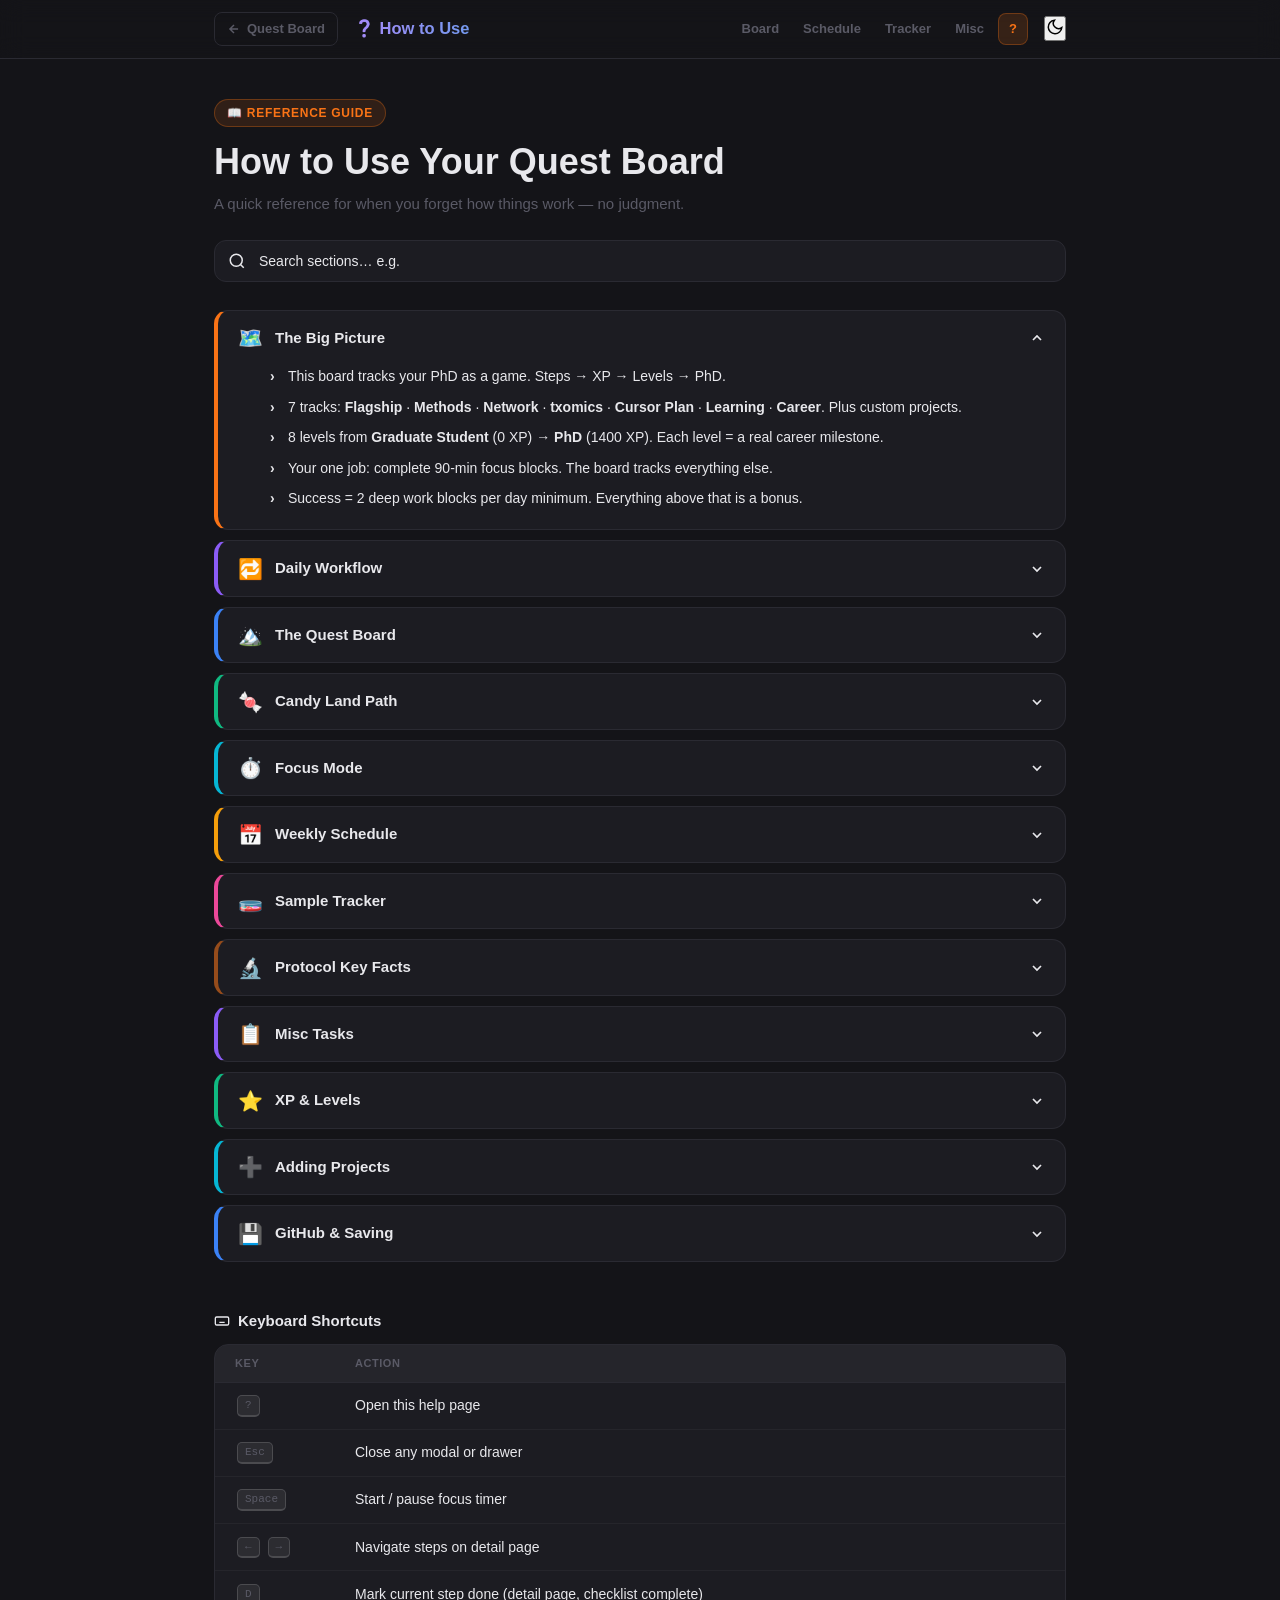
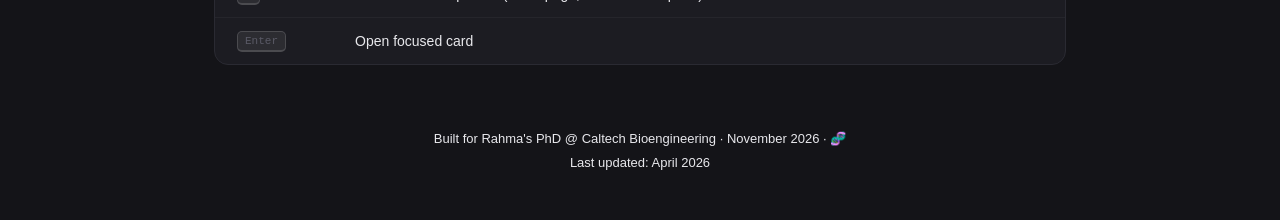
<file: help.html>
<!DOCTYPE html>
<html lang="en" data-theme="dark">
<head>
  <meta charset="UTF-8"/>
  <meta name="viewport" content="width=device-width, initial-scale=1.0"/>
  <title>How to Use — Quest Board</title>
  <link rel="preconnect" href="https://fonts.googleapis.com"/>
  <link rel="preconnect" href="https://fonts.gstatic.com" crossorigin/>
  <link href="https://fonts.googleapis.com/css2?family=Fredoka:wght@400;500;600;700&family=Plus+Jakarta+Sans:wght@400;500;600;700&display=swap" rel="stylesheet"/>
  <link rel="stylesheet" href="style.css"/>
  <style>
    /* ============================================================
       HELP PAGE — SPECIFIC STYLES
       ============================================================ */

    /* ---------- PAGE SHELL ---------- */
    .help-header {
      position: sticky;
      top: 0;
      z-index: 100;
      background: var(--bg-2);
      border-bottom: 1px solid var(--border);
      backdrop-filter: blur(12px);
      -webkit-backdrop-filter: blur(12px);
    }
    .help-header-inner {
      max-width: 900px;
      margin: 0 auto;
      padding: 12px 24px;
      display: flex;
      align-items: center;
      gap: 16px;
    }
    .help-back-btn {
      display: flex;
      align-items: center;
      gap: 6px;
      color: var(--text-muted);
      font-size: 13px;
      font-weight: 600;
      text-decoration: none;
      padding: 6px 12px;
      border-radius: 8px;
      border: 1px solid var(--border);
      transition: background 0.15s, color 0.15s;
      white-space: nowrap;
      flex-shrink: 0;
    }
    .help-back-btn:hover {
      background: rgba(255,255,255,0.06);
      color: var(--text);
    }
    .help-header-title {
      font-family: var(--font-display);
      font-size: 1.1rem;
      font-weight: 700;
      background: linear-gradient(90deg, #a78bfa, #06b6d4);
      -webkit-background-clip: text;
      -webkit-text-fill-color: transparent;
      background-clip: text;
      flex: 1;
      white-space: nowrap;
      overflow: hidden;
      text-overflow: ellipsis;
    }

    /* ---------- NAV LINKS ---------- */
    .help-nav {
      display: flex;
      align-items: center;
      gap: 4px;
      flex-shrink: 0;
    }
    .help-nav a {
      display: flex;
      align-items: center;
      gap: 4px;
      color: var(--text-muted);
      font-size: 13px;
      font-weight: 600;
      text-decoration: none;
      padding: 5px 10px;
      border-radius: 8px;
      transition: background 0.15s, color 0.15s;
    }
    .help-nav a:hover {
      background: rgba(255,255,255,0.06);
      color: var(--text);
    }
    .help-nav a.active {
      background: rgba(249, 115, 22, 0.15);
      color: #f97316;
      border: 1px solid rgba(249,115,22,0.3);
    }

    /* ---------- HERO ---------- */
    .help-hero {
      max-width: 900px;
      margin: 0 auto;
      padding: 40px 24px 24px;
    }
    .help-hero-badge {
      display: inline-flex;
      align-items: center;
      gap: 6px;
      background: rgba(249,115,22,0.12);
      border: 1px solid rgba(249,115,22,0.3);
      color: #f97316;
      font-size: 12px;
      font-weight: 700;
      padding: 4px 12px;
      border-radius: 99px;
      text-transform: uppercase;
      letter-spacing: 0.06em;
      margin-bottom: 14px;
    }
    .help-hero h1 {
      font-family: var(--font-display);
      font-size: clamp(1.6rem, 3vw, 2.4rem);
      font-weight: 700;
      color: var(--text);
      margin-bottom: 10px;
      line-height: 1.15;
    }
    .help-hero p {
      font-size: 15px;
      color: var(--text-muted);
      max-width: 580px;
      line-height: 1.6;
    }

    /* ---------- SEARCH ---------- */
    .help-search-wrap {
      max-width: 900px;
      margin: 0 auto;
      padding: 0 24px 28px;
    }
    .help-search-box {
      position: relative;
    }
    .help-search-icon {
      position: absolute;
      left: 14px;
      top: 50%;
      transform: translateY(-50%);
      color: var(--text-faint);
      pointer-events: none;
    }
    .help-search-input {
      width: 100%;
      background: var(--surface);
      border: 1px solid var(--border);
      border-radius: 12px;
      padding: 12px 16px 12px 44px;
      font-family: var(--font-body);
      font-size: 14px;
      color: var(--text);
      outline: none;
      transition: border-color 0.15s, box-shadow 0.15s;
    }
    .help-search-input::placeholder {
      color: var(--text-faint);
    }
    .help-search-input:focus {
      border-color: rgba(249,115,22,0.5);
      box-shadow: 0 0 0 3px rgba(249,115,22,0.1);
    }
    .help-no-results {
      text-align: center;
      color: var(--text-muted);
      padding: 40px 0;
      font-size: 15px;
      display: none;
    }
    .help-no-results.visible {
      display: block;
    }

    /* ---------- SECTIONS LIST ---------- */
    .help-sections {
      max-width: 900px;
      margin: 0 auto;
      padding: 0 24px 48px;
      display: flex;
      flex-direction: column;
      gap: 10px;
    }

    /* ---------- COLLAPSIBLE SECTION CARD ---------- */
    .help-section-card {
      background: var(--surface);
      border: 1px solid var(--border);
      border-radius: 14px;
      overflow: hidden;
      border-left: 4px solid transparent;
      transition: box-shadow 0.2s;
    }
    .help-section-card:hover {
      box-shadow: 0 4px 24px rgba(0,0,0,0.3);
    }

    /* Track color borders */
    .help-section-card[data-color="flagship"] { border-left-color: #f97316; }
    .help-section-card[data-color="methods"]  { border-left-color: #8b5cf6; }
    .help-section-card[data-color="network"]  { border-left-color: #3b82f6; }
    .help-section-card[data-color="package"]  { border-left-color: #10b981; }
    .help-section-card[data-color="cursor"]   { border-left-color: #06b6d4; }
    .help-section-card[data-color="learning"] { border-left-color: #f59e0b; }
    .help-section-card[data-color="career"]   { border-left-color: #ec4899; }
    .help-section-card[data-color="flagship2"]{ border-left-color: rgba(249,115,22,0.55); }

    .help-section-header {
      display: flex;
      align-items: center;
      gap: 12px;
      padding: 16px 20px;
      cursor: pointer;
      user-select: none;
      list-style: none;
      transition: background 0.15s;
    }
    .help-section-header::-webkit-details-marker { display: none; }
    .help-section-header:hover {
      background: rgba(255,255,255,0.03);
    }
    .help-section-icon {
      font-size: 20px;
      flex-shrink: 0;
      line-height: 1;
    }
    .help-section-title {
      font-family: var(--font-display);
      font-size: 1rem;
      font-weight: 600;
      color: var(--text);
      flex: 1;
    }
    .help-section-chevron {
      color: var(--text-faint);
      transition: transform 0.25s cubic-bezier(0.16, 1, 0.3, 1);
      flex-shrink: 0;
    }
    details[open] .help-section-chevron {
      transform: rotate(180deg);
    }

    /* ---------- SECTION CONTENT ---------- */
    .help-section-body {
      padding: 0 20px 20px 52px;
    }
    .help-section-body ul {
      list-style: none;
      padding: 0;
      margin: 0;
      display: flex;
      flex-direction: column;
      gap: 8px;
    }
    .help-section-body ul li {
      position: relative;
      padding-left: 18px;
      font-size: 14px;
      color: var(--text);
      line-height: 1.6;
    }
    .help-section-body ul li::before {
      content: "›";
      position: absolute;
      left: 0;
      color: var(--text-faint);
      font-weight: 700;
    }
    .help-section-body ul li strong {
      color: var(--text);
      font-weight: 600;
    }
    .help-section-body ul li code {
      font-family: 'SF Mono', 'Fira Code', monospace;
      font-size: 12px;
      background: rgba(255,255,255,0.07);
      border: 1px solid var(--border);
      border-radius: 4px;
      padding: 1px 6px;
      color: #a78bfa;
    }

    /* Shortcut badge inline */
    .kbd {
      display: inline-flex;
      align-items: center;
      background: rgba(255,255,255,0.07);
      border: 1px solid rgba(255,255,255,0.15);
      border-bottom-width: 2px;
      border-radius: 5px;
      padding: 1px 7px;
      font-family: 'SF Mono', 'Fira Code', monospace;
      font-size: 11px;
      color: var(--text-muted);
      vertical-align: middle;
      margin: 0 2px;
    }

    /* ---------- PROTOCOL TABLE ---------- */
    .protocol-table-wrap {
      overflow-x: auto;
      border-radius: 10px;
      border: 1px solid var(--border);
      margin-top: 4px;
    }
    .protocol-table {
      width: 100%;
      border-collapse: collapse;
      font-size: 13px;
    }
    .protocol-table th {
      background: rgba(255,255,255,0.05);
      color: var(--text-muted);
      font-weight: 600;
      font-size: 11px;
      text-transform: uppercase;
      letter-spacing: 0.05em;
      padding: 10px 14px;
      text-align: left;
      border-bottom: 1px solid var(--border);
      white-space: nowrap;
    }
    .protocol-table td {
      padding: 10px 14px;
      border-bottom: 1px solid rgba(255,255,255,0.04);
      color: var(--text);
      line-height: 1.4;
      vertical-align: top;
    }
    .protocol-table tr:last-child td {
      border-bottom: none;
    }
    .protocol-table tr:hover td {
      background: rgba(255,255,255,0.025);
    }
    .protocol-table .bottleneck {
      color: #ef4444;
      font-weight: 700;
    }
    .protocol-table .total-row td {
      font-weight: 700;
      background: rgba(255,255,255,0.04);
      color: var(--text);
    }

    /* ---------- LEVEL LADDER ---------- */
    .level-ladder {
      display: flex;
      flex-direction: column;
      gap: 6px;
      margin-top: 4px;
    }
    .level-row {
      display: flex;
      align-items: center;
      gap: 12px;
      padding: 10px 14px;
      border-radius: 10px;
      background: rgba(255,255,255,0.03);
      border: 1px solid rgba(255,255,255,0.06);
      transition: background 0.15s;
    }
    .level-row:hover {
      background: rgba(255,255,255,0.06);
    }
    .level-badge-num {
      font-family: var(--font-display);
      font-size: 11px;
      font-weight: 700;
      padding: 3px 8px;
      border-radius: 99px;
      white-space: nowrap;
      flex-shrink: 0;
      min-width: 40px;
      text-align: center;
    }
    .level-row:nth-child(1) .level-badge-num { background: rgba(107,114,128,0.2); color: #9ca3af; }
    .level-row:nth-child(2) .level-badge-num { background: rgba(16,185,129,0.15); color: #10b981; }
    .level-row:nth-child(3) .level-badge-num { background: rgba(59,130,246,0.15); color: #3b82f6; }
    .level-row:nth-child(4) .level-badge-num { background: rgba(139,92,246,0.15); color: #8b5cf6; }
    .level-row:nth-child(5) .level-badge-num { background: rgba(245,158,11,0.15); color: #f59e0b; }
    .level-row:nth-child(6) .level-badge-num { background: rgba(249,115,22,0.15); color: #f97316; }
    .level-row:nth-child(7) .level-badge-num { background: rgba(6,182,212,0.15); color: #06b6d4; }
    .level-row:nth-child(8) .level-badge-num { background: rgba(236,72,153,0.15); color: #ec4899; }
    .level-name {
      font-weight: 700;
      font-size: 14px;
      color: var(--text);
      flex: 1;
      min-width: 130px;
    }
    .level-xp {
      font-family: 'SF Mono', 'Fira Code', monospace;
      font-size: 12px;
      color: var(--text-muted);
      white-space: nowrap;
      flex-shrink: 0;
      min-width: 70px;
    }
    .level-desc {
      font-size: 13px;
      color: var(--text-muted);
      flex: 2;
    }

    /* ---------- KEYBOARD SHORTCUTS TABLE ---------- */
    .shortcuts-section {
      max-width: 900px;
      margin: 0 auto 64px;
      padding: 0 24px;
    }
    .shortcuts-title {
      font-family: var(--font-display);
      font-size: 1rem;
      font-weight: 700;
      color: var(--text);
      margin-bottom: 12px;
      display: flex;
      align-items: center;
      gap: 8px;
    }
    .shortcuts-table-wrap {
      background: var(--surface);
      border: 1px solid var(--border);
      border-radius: 14px;
      overflow: hidden;
    }
    .shortcuts-table {
      width: 100%;
      border-collapse: collapse;
      font-size: 14px;
    }
    .shortcuts-table th {
      background: rgba(255,255,255,0.04);
      color: var(--text-muted);
      font-size: 11px;
      font-weight: 700;
      text-transform: uppercase;
      letter-spacing: 0.05em;
      padding: 10px 20px;
      text-align: left;
      border-bottom: 1px solid var(--border);
    }
    .shortcuts-table td {
      padding: 12px 20px;
      border-bottom: 1px solid rgba(255,255,255,0.04);
      color: var(--text);
    }
    .shortcuts-table tr:last-child td {
      border-bottom: none;
    }
    .shortcuts-table tr:hover td {
      background: rgba(255,255,255,0.025);
    }
    .shortcuts-table td:first-child {
      width: 120px;
    }

    /* ---------- FOOTER ---------- */
    .help-footer {
      max-width: 900px;
      margin: 0 auto;
      padding: 0 24px 48px;
      text-align: center;
      display: flex;
      flex-direction: column;
      gap: 4px;
    }
    .help-footer p {
      font-size: 13px;
      color: var(--text-faint);
    }

    /* ---------- STEP TYPE BADGES ROW ---------- */
    .step-badges {
      display: flex;
      flex-wrap: wrap;
      gap: 6px;
      margin-top: 8px;
    }
    .step-badge {
      display: inline-flex;
      align-items: center;
      gap: 4px;
      font-size: 12px;
      padding: 3px 10px;
      border-radius: 99px;
      font-weight: 600;
    }
    .step-badge.code       { background: rgba(239,68,68,0.15); color: #ef4444; }
    .step-badge.figure     { background: rgba(249,115,22,0.15); color: #f97316; }
    .step-badge.wetlab     { background: rgba(16,185,129,0.15); color: #10b981; }
    .step-badge.learning   { background: rgba(245,158,11,0.15); color: #f59e0b; }
    .step-badge.validation { background: rgba(59,130,246,0.15); color: #3b82f6; }
    .step-badge.writing    { background: rgba(139,92,246,0.15); color: #8b5cf6; }
    .step-badge.setup      { background: rgba(107,114,128,0.15); color: #9ca3af; }

    /* ---------- RESPONSIVE ---------- */
    @media (max-width: 600px) {
      .help-header-inner { padding: 10px 16px; }
      .help-nav { display: none; }
      .help-hero, .help-search-wrap, .help-sections, .shortcuts-section, .help-footer { padding-left: 16px; padding-right: 16px; }
      .help-section-body { padding-left: 20px; }
      .level-desc { display: none; }
      .level-xp { min-width: auto; }
    }

    /* ---------- ANIMATION ---------- */
    @keyframes help-slide-down {
      from { opacity: 0; transform: translateY(-6px); }
      to   { opacity: 1; transform: translateY(0); }
    }
    details[open] .help-section-body {
      animation: help-slide-down 0.22s cubic-bezier(0.16, 1, 0.3, 1);
    }
  </style>
</head>
<body>

<!-- ===== HEADER ===== -->
<header class="help-header">
  <div class="help-header-inner">
    <a href="index.html" class="help-back-btn">
      <svg width="14" height="14" viewBox="0 0 24 24" fill="none" stroke="currentColor" stroke-width="2.5"><path d="M19 12H5M12 19l-7-7 7-7"/></svg>
      Quest Board
    </a>
    <div class="help-header-title">❓ How to Use</div>
    <nav class="help-nav">
      <a href="index.html">Board</a>
      <a href="schedule.html">Schedule</a>
      <a href="tracker.html">Tracker</a>
      <a href="misc.html">Misc</a>
      <a href="help.html" class="active">?</a>
    </nav>
    <button class="theme-toggle" data-theme-toggle aria-label="Toggle theme">
      <svg width="18" height="18" viewBox="0 0 24 24" fill="none" stroke="currentColor" stroke-width="2"><path d="M21 12.79A9 9 0 1 1 11.21 3 7 7 0 0 0 21 12.79z"/></svg>
    </button>
  </div>
</header>

<!-- ===== HERO ===== -->
<section class="help-hero">
  <div class="help-hero-badge">📖 Reference Guide</div>
  <h1>How to Use Your Quest Board</h1>
  <p>A quick reference for when you forget how things work — no judgment.</p>
</section>

<!-- ===== SEARCH ===== -->
<div class="help-search-wrap">
  <div class="help-search-box">
    <svg class="help-search-icon" width="18" height="18" viewBox="0 0 24 24" fill="none" stroke="currentColor" stroke-width="2"><circle cx="11" cy="11" r="8"/><path d="m21 21-4.35-4.35"/></svg>
    <input
      type="search"
      class="help-search-input"
      id="helpSearch"
      placeholder="Search sections… e.g. "timer", "levels", "protocol""
      autocomplete="off"
      spellcheck="false"
    />
  </div>
  <div class="help-no-results" id="helpNoResults">No sections match your search.</div>
</div>

<!-- ===== SECTIONS ===== -->
<div class="help-sections" id="helpSections">

  <!-- 1. The Big Picture -->
  <details class="help-section-card" data-color="flagship" open>
    <summary class="help-section-header">
      <span class="help-section-icon">🗺️</span>
      <span class="help-section-title">The Big Picture</span>
      <svg class="help-section-chevron" width="16" height="16" viewBox="0 0 24 24" fill="none" stroke="currentColor" stroke-width="2.5"><path d="M6 9l6 6 6-6"/></svg>
    </summary>
    <div class="help-section-body">
      <ul>
        <li>This board tracks your PhD as a game. Steps → XP → Levels → PhD.</li>
        <li>7 tracks: <strong>Flagship</strong> · <strong>Methods</strong> · <strong>Network</strong> · <strong>txomics</strong> · <strong>Cursor Plan</strong> · <strong>Learning</strong> · <strong>Career</strong>. Plus custom projects.</li>
        <li>8 levels from <strong>Graduate Student</strong> (0 XP) → <strong>PhD</strong> (1400 XP). Each level = a real career milestone.</li>
        <li>Your one job: complete 90-min focus blocks. The board tracks everything else.</li>
        <li>Success = 2 deep work blocks per day minimum. Everything above that is a bonus.</li>
      </ul>
    </div>
  </details>

  <!-- 2. Daily Workflow -->
  <details class="help-section-card" data-color="methods">
    <summary class="help-section-header">
      <span class="help-section-icon">🔁</span>
      <span class="help-section-title">Daily Workflow</span>
      <svg class="help-section-chevron" width="16" height="16" viewBox="0 0 24 24" fill="none" stroke="currentColor" stroke-width="2.5"><path d="M6 9l6 6 6-6"/></svg>
    </summary>
    <div class="help-section-body">
      <ul>
        <li>Every morning: open <strong>schedule.html</strong> → see today's 3 tasks → click <strong>"▶ Start Focus"</strong> → work 90 min → log it.</li>
        <li>You need <strong>2 deep blocks</strong> for a "Solid day ✓". 3 = "Great day ★". 4 = "Beast mode 🔥".</li>
        <li>Didn't finish something? Hit <strong>"Carry →"</strong> — it moves to tomorrow. No guilt, no penalty.</li>
        <li><strong>Lab days</strong>: toggle a day as "Lab Day" → your deep work cap drops to 2 so you're not overloaded.</li>
        <li>Admin tasks (email, backup, docs) use a <strong>separate admin quota</strong> — they never eat your deep work blocks.</li>
      </ul>
    </div>
  </details>

  <!-- 3. The Quest Board -->
  <details class="help-section-card" data-color="network">
    <summary class="help-section-header">
      <span class="help-section-icon">🏔️</span>
      <span class="help-section-title">The Quest Board</span>
      <svg class="help-section-chevron" width="16" height="16" viewBox="0 0 24 24" fill="none" stroke="currentColor" stroke-width="2.5"><path d="M6 9l6 6 6-6"/></svg>
    </summary>
    <div class="help-section-body">
      <ul>
        <li>Each colored card = one milestone. Arrows show recommended sequence.</li>
        <li><strong>Click a card</strong> → opens the Candy Land detail path for that milestone.</li>
        <li><strong>⚙ icon</strong> (appears on hover) → quick-edit modal: update status + add notes without leaving the board.</li>
        <li><strong>XP bar</strong> in the header fills as you complete steps. Fills completely → level up animation.</li>
        <li>Progress rings on each track header show % complete for that track. Keyboard: <span class="kbd">Enter</span> on a focused card = open it.</li>
      </ul>
    </div>
  </details>

  <!-- 4. Candy Land Path -->
  <details class="help-section-card" data-color="package">
    <summary class="help-section-header">
      <span class="help-section-icon">🍬</span>
      <span class="help-section-title">Candy Land Path</span>
      <svg class="help-section-chevron" width="16" height="16" viewBox="0 0 24 24" fill="none" stroke="currentColor" stroke-width="2.5"><path d="M6 9l6 6 6-6"/></svg>
    </summary>
    <div class="help-section-body">
      <ul>
        <li>Click any milestone card to enter its step-by-step Candy Land path.</li>
        <li>Your <strong>glowing avatar</strong> stands on your current step. ✓ = done. 🔒 = locked (complete steps in order).</li>
        <li><strong>Click a step</strong> → opens a drawer with the full checklist + description + "Start Focus" button.</li>
        <li>Check off all checklist items → "Mark step done" button appears → earns XP.</li>
        <li><strong>Robustness Gate</strong> (red shield) at the end = Nature-publication-quality checkpoint. Must pass before the milestone reward unlocks.</li>
      </ul>
      <div class="step-badges">
        <span class="step-badge code">🔴 Code</span>
        <span class="step-badge figure">🟠 Figure</span>
        <span class="step-badge wetlab">🟢 Wet Lab</span>
        <span class="step-badge learning">🟡 Learning</span>
        <span class="step-badge validation">🔵 Validation</span>
        <span class="step-badge writing">🟣 Writing</span>
        <span class="step-badge setup">⚫ Setup</span>
      </div>
      <ul style="margin-top:10px">
        <li>Keyboard: <span class="kbd">←</span> <span class="kbd">→</span> to navigate between steps.</li>
      </ul>
    </div>
  </details>

  <!-- 5. Focus Mode -->
  <details class="help-section-card" data-color="cursor">
    <summary class="help-section-header">
      <span class="help-section-icon">⏱️</span>
      <span class="help-section-title">Focus Mode</span>
      <svg class="help-section-chevron" width="16" height="16" viewBox="0 0 24 24" fill="none" stroke="currentColor" stroke-width="2.5"><path d="M6 9l6 6 6-6"/></svg>
    </summary>
    <div class="help-section-body">
      <ul>
        <li>Shows <strong>ONE task</strong>, a 90-min countdown, and your session count for that step.</li>
        <li><strong>Browser tab title</strong> shows the timer (<code>⏱ 87:32 — Step Name</code>) — visible without switching windows.</li>
        <li>Session dots: ● ● ○ = 2 done, 1 remaining. Each dot = one 90-min block.</li>
        <li>Timer hits 0:00 → auto-logs the session, shows your daily progress threshold, offers "Next block →".</li>
        <li><strong>Lead time banners</strong>: yellow/red warnings if a compute-heavy task (decoder, SG Booster, photobleacher) is approaching its start deadline. Keyboard: <span class="kbd">Space</span> = start/pause timer.</li>
      </ul>
    </div>
  </details>

  <!-- 6. Weekly Schedule -->
  <details class="help-section-card" data-color="learning">
    <summary class="help-section-header">
      <span class="help-section-icon">📅</span>
      <span class="help-section-title">Weekly Schedule</span>
      <svg class="help-section-chevron" width="16" height="16" viewBox="0 0 24 24" fill="none" stroke="currentColor" stroke-width="2.5"><path d="M6 9l6 6 6-6"/></svg>
    </summary>
    <div class="help-section-body">
      <ul>
        <li><strong>Open every Monday morning</strong> for the weekly planning modal: set target blocks, mark lab days, assign tasks.</li>
        <li><strong>Week at a Glance</strong>: 7 columns, each showing blocks completed vs. target. Color = day quality.</li>
        <li><strong>Weekly Block Chart</strong>: bar chart of deep blocks per day over 3 weeks. This is your PhD velocity — trend up = good.</li>
        <li><strong>Daily Triage</strong> (2-min flow): pick your 3 tasks for today → done. No decision paralysis.</li>
        <li><strong>Flex buffer</strong>: 2 unassigned blocks per week absorb overflow before carry-forward triggers. Carry-forward never lets any day accumulate more than 4 blocks in the queue.</li>
      </ul>
    </div>
  </details>

  <!-- 7. Sample Tracker -->
  <details class="help-section-card" data-color="career">
    <summary class="help-section-header">
      <span class="help-section-icon">🧫</span>
      <span class="help-section-title">Sample Tracker</span>
      <svg class="help-section-chevron" width="16" height="16" viewBox="0 0 24 24" fill="none" stroke="currentColor" stroke-width="2.5"><path d="M6 9l6 6 6-6"/></svg>
    </summary>
    <div class="help-section-body">
      <ul>
        <li>Tracks all samples: <strong>BD2 · DG Neurogenesis · ACC Bipolar · AD/FTD</strong>. One tab per project.</li>
        <li>Each row = one sample × one brain area. Pipeline status updates as you check off steps.</li>
        <li><strong>Protocol Planner</strong>: set "complete dataset by [date]" → board calculates your protocol start date (with buffer). Never start too late.</li>
        <li><strong>Booking Planner</strong>: enter your GenePS scope booking date → board shows every key milestone date working backward (booster, photobleacher, probe hyb, antibody start…).</li>
        <li><strong>Parallelization checker</strong>: shows which protocol days are safe for 2 samples. Photobleacher (1 unit) flagged as bottleneck. Stable at 4°C for 10 days after photobleaching — board tracks this window. Google Sheets sync: paste public Sheet URL → board reads live data.</li>
      </ul>
    </div>
  </details>

  <!-- 8. Protocol Key Facts -->
  <details class="help-section-card" data-color="flagship2">
    <summary class="help-section-header">
      <span class="help-section-icon">🔬</span>
      <span class="help-section-title">Protocol Key Facts</span>
      <svg class="help-section-chevron" width="16" height="16" viewBox="0 0 24 24" fill="none" stroke="currentColor" stroke-width="2.5"><path d="M6 9l6 6 6-6"/></svg>
    </summary>
    <div class="help-section-body">
      <div class="protocol-table-wrap">
        <table class="protocol-table">
          <thead>
            <tr>
              <th>Step</th>
              <th>Duration</th>
              <th>Hands-on</th>
              <th>Notes</th>
            </tr>
          </thead>
          <tbody>
            <tr>
              <td>Antibody staining (Day 1)</td>
              <td>~8 hr total</td>
              <td>~2 hr</td>
              <td>Overnight primary Ab @ 4°C</td>
            </tr>
            <tr>
              <td>Antibody staining (Day 2)</td>
              <td>~8 hr total</td>
              <td>~1.2 hr</td>
              <td>Overnight oligo-conj @ 4°C</td>
            </tr>
            <tr>
              <td>RNA stab + Hydrogel + Digestion (Day 3)</td>
              <td>Overnight</td>
              <td>~2.3 hr</td>
              <td>Overnight digestion @ 37°C</td>
            </tr>
            <tr>
              <td>Probe hybridization</td>
              <td>36–72 hr</td>
              <td>~35 min</td>
              <td>v1000 panel: 36 hr min</td>
            </tr>
            <tr>
              <td>Post-hyb wash + Securing</td>
              <td>~5 hr</td>
              <td>~1.25 hr</td>
              <td>Stop point available</td>
            </tr>
            <tr>
              <td>SG Booster</td>
              <td>24 hr</td>
              <td>~45 min</td>
              <td>1 sample/unit; 4 units (shared)</td>
            </tr>
            <tr>
              <td>Photobleaching</td>
              <td>24 hr</td>
              <td>~35 min</td>
              <td class="bottleneck">⚠ BOTTLENECK: 1 unit only</td>
            </tr>
            <tr>
              <td>Stable @ 4°C</td>
              <td>up to 10 days</td>
              <td>—</td>
              <td>Use this window to book scope</td>
            </tr>
            <tr>
              <td>GenePS imaging</td>
              <td>6–7 days</td>
              <td>~1 hr setup</td>
              <td>4 scopes (shared)</td>
            </tr>
            <tr>
              <td>Data transfer (HD + server)</td>
              <td>24–36 hr each</td>
              <td>~30 min</td>
              <td>Can run in parallel</td>
            </tr>
            <tr class="total-row">
              <td><strong>Total calendar time</strong></td>
              <td><strong>~17–27 days</strong></td>
              <td><strong>~9.5 hr total</strong></td>
              <td>Depends on booking availability</td>
            </tr>
          </tbody>
        </table>
      </div>
    </div>
  </details>

  <!-- 9. Misc Tasks -->
  <details class="help-section-card" data-color="methods">
    <summary class="help-section-header">
      <span class="help-section-icon">📋</span>
      <span class="help-section-title">Misc Tasks</span>
      <svg class="help-section-chevron" width="16" height="16" viewBox="0 0 24 24" fill="none" stroke="currentColor" stroke-width="2.5"><path d="M6 9l6 6 6-6"/></svg>
    </summary>
    <div class="help-section-body">
      <ul>
        <li>Lives at <strong>misc.html</strong> — completely separate from the PhD board.</li>
        <li>Uses your <strong>admin block quota</strong> (1–2/day) — never touches deep work blocks.</li>
        <li>Three piles: <strong>"This week"</strong> (external deadline) · <strong>"Watching"</strong> (delegated) · <strong>"Someday maybe"</strong> (no deadline).</li>
        <li><strong>Delegated tasks</strong> (⬜): tracked so you can follow up, but don't count toward your day.</li>
        <li>Weekly: review "Someday maybe" and ask if you can drop items entirely.</li>
      </ul>
    </div>
  </details>

  <!-- 10. XP & Levels -->
  <details class="help-section-card" data-color="package">
    <summary class="help-section-header">
      <span class="help-section-icon">⭐</span>
      <span class="help-section-title">XP &amp; Levels</span>
      <svg class="help-section-chevron" width="16" height="16" viewBox="0 0 24 24" fill="none" stroke="currentColor" stroke-width="2.5"><path d="M6 9l6 6 6-6"/></svg>
    </summary>
    <div class="help-section-body">
      <div class="level-ladder">
        <div class="level-row">
          <span class="level-badge-num">Lv.1</span>
          <span class="level-name">Graduate Student</span>
          <span class="level-xp">0 XP</span>
          <span class="level-desc">The journey begins</span>
        </div>
        <div class="level-row">
          <span class="level-badge-num">Lv.2</span>
          <span class="level-name">Coder</span>
          <span class="level-xp">50 XP</span>
          <span class="level-desc">txomics on GitHub</span>
        </div>
        <div class="level-row">
          <span class="level-badge-num">Lv.3</span>
          <span class="level-name">Data Wrangler</span>
          <span class="level-xp">150 XP</span>
          <span class="level-desc">First QC figures</span>
        </div>
        <div class="level-row">
          <span class="level-badge-num">Lv.4</span>
          <span class="level-name">Analyst</span>
          <span class="level-xp">300 XP</span>
          <span class="level-desc">First preprint drafted</span>
        </div>
        <div class="level-row">
          <span class="level-badge-num">Lv.5</span>
          <span class="level-name">Methods Developer</span>
          <span class="level-xp">500 XP</span>
          <span class="level-desc">EEF2/Assortativity submitted</span>
        </div>
        <div class="level-row">
          <span class="level-badge-num">Lv.6</span>
          <span class="level-name">Spatial Genomicist</span>
          <span class="level-xp">750 XP</span>
          <span class="level-desc">Flagship submitted</span>
        </div>
        <div class="level-row">
          <span class="level-badge-num">Lv.7</span>
          <span class="level-name">ML Neuroscientist</span>
          <span class="level-xp">1050 XP</span>
          <span class="level-desc">CONCORD SAE submitted</span>
        </div>
        <div class="level-row">
          <span class="level-badge-num">Lv.8</span>
          <span class="level-name">PhD</span>
          <span class="level-xp">1400 XP</span>
          <span class="level-desc">Defense. Altos / Genentech / Illumina.</span>
        </div>
      </div>
    </div>
  </details>

  <!-- 11. Adding Projects -->
  <details class="help-section-card" data-color="cursor">
    <summary class="help-section-header">
      <span class="help-section-icon">➕</span>
      <span class="help-section-title">Adding Projects</span>
      <svg class="help-section-chevron" width="16" height="16" viewBox="0 0 24 24" fill="none" stroke="currentColor" stroke-width="2.5"><path d="M6 9l6 6 6-6"/></svg>
    </summary>
    <div class="help-section-body">
      <ul>
        <li>Main board → scroll to bottom → <strong>"+ Add Project"</strong> button.</li>
        <li>Pre-filled templates: <strong>DG Neurogenesis</strong> and <strong>ACC Bipolar</strong> (click to use).</li>
        <li>Custom: enter project name, description, emoji.</li>
        <li>New project gets its own track on the board + its own tab in the sample tracker.</li>
        <li>Milestone steps in custom projects are added manually via the detail page.</li>
      </ul>
    </div>
  </details>

  <!-- 12. GitHub & Saving -->
  <details class="help-section-card" data-color="network">
    <summary class="help-section-header">
      <span class="help-section-icon">💾</span>
      <span class="help-section-title">GitHub &amp; Saving</span>
      <svg class="help-section-chevron" width="16" height="16" viewBox="0 0 24 24" fill="none" stroke="currentColor" stroke-width="2.5"><path d="M6 9l6 6 6-6"/></svg>
    </summary>
    <div class="help-section-body">
      <ul>
        <li><strong>On GitHub Pages</strong>: localStorage saves all progress automatically. No account needed.</li>
        <li><strong>Daily snapshot Action</strong>: commits a JSON file every day at 6am PDT. Automatic version history.</li>
        <li><strong>Weekly review Action</strong>: creates a GitHub Issue every Monday with reflection + planning template.</li>
        <li><strong>Google Sheets sync</strong> (tracker): make sheet public (view only) → paste URL → data loads live.</li>
        <li>See <strong>GITHUB_SETUP.md</strong> in the repo for step-by-step instructions. To export manually: Quest Board → <strong>"Export JSON"</strong> button → save the file.</li>
      </ul>
    </div>
  </details>

</div><!-- /help-sections -->

<!-- ===== KEYBOARD SHORTCUTS (always visible) ===== -->
<div class="shortcuts-section">
  <div class="shortcuts-title">
    <svg width="16" height="16" viewBox="0 0 24 24" fill="none" stroke="currentColor" stroke-width="2"><rect x="2" y="6" width="20" height="12" rx="2"/><path d="M6 10h.01M10 10h.01M14 10h.01M18 10h.01M8 14h8"/></svg>
    Keyboard Shortcuts
  </div>
  <div class="shortcuts-table-wrap">
    <table class="shortcuts-table">
      <thead>
        <tr>
          <th>Key</th>
          <th>Action</th>
        </tr>
      </thead>
      <tbody>
        <tr>
          <td><span class="kbd">?</span></td>
          <td>Open this help page</td>
        </tr>
        <tr>
          <td><span class="kbd">Esc</span></td>
          <td>Close any modal or drawer</td>
        </tr>
        <tr>
          <td><span class="kbd">Space</span></td>
          <td>Start / pause focus timer</td>
        </tr>
        <tr>
          <td><span class="kbd">←</span> <span class="kbd">→</span></td>
          <td>Navigate steps on detail page</td>
        </tr>
        <tr>
          <td><span class="kbd">D</span></td>
          <td>Mark current step done (detail page, checklist complete)</td>
        </tr>
        <tr>
          <td><span class="kbd">Enter</span></td>
          <td>Open focused card</td>
        </tr>
      </tbody>
    </table>
  </div>
</div>

<!-- ===== FOOTER ===== -->
<footer class="help-footer">
  <p>Built for Rahma's PhD @ Caltech Bioengineering · November 2026 · 🧬</p>
  <p>Last updated: April 2026</p>
</footer>

<script>
  /* ============================================================
     HELP PAGE — JAVASCRIPT
     ============================================================ */

  // ---------- Theme toggle (mirrors the rest of the site) ----------
  const themeBtn = document.querySelector('[data-theme-toggle]');
  if (themeBtn) {
    themeBtn.addEventListener('click', () => {
      const html = document.documentElement;
      const isDark = html.getAttribute('data-theme') === 'dark';
      html.setAttribute('data-theme', isDark ? 'light' : 'dark');
      try { localStorage.setItem('theme', isDark ? 'light' : 'dark'); } catch(e){}
    });
  }
  // Restore saved theme
  try {
    const saved = localStorage.getItem('theme');
    if (saved) document.documentElement.setAttribute('data-theme', saved);
  } catch(e){}

  // ---------- Search ----------
  const searchInput = document.getElementById('helpSearch');
  const noResults   = document.getElementById('helpNoResults');
  const allCards    = document.querySelectorAll('.help-section-card');

  function normalize(s) {
    return s.toLowerCase().replace(/[^\w\s]/g, ' ').trim();
  }

  searchInput.addEventListener('input', () => {
    const q = normalize(searchInput.value);
    let anyVisible = false;

    allCards.forEach(card => {
      if (!q) {
        card.style.display = '';
        anyVisible = true;
        return;
      }
      const text = normalize(card.textContent);
      const match = text.includes(q);
      card.style.display = match ? '' : 'none';
      if (match) {
        anyVisible = true;
        // Auto-open matching sections when searching
        if (!card.open) card.open = true;
      }
    });

    noResults.classList.toggle('visible', !anyVisible);
  });

  // Clear search on Escape
  searchInput.addEventListener('keydown', e => {
    if (e.key === 'Escape') {
      searchInput.value = '';
      searchInput.dispatchEvent(new Event('input'));
      searchInput.blur();
    }
  });

  // ---------- Global keyboard shortcut: ? → help.html ----------
  document.addEventListener('keydown', e => {
    // Don't intercept if user is typing in an input
    const tag = document.activeElement.tagName;
    if (tag === 'INPUT' || tag === 'TEXTAREA' || document.activeElement.isContentEditable) return;

    if (e.key === '?' || e.key === '/') {
      // Already on help page, focus search instead
      e.preventDefault();
      searchInput.focus();
    }
  });

  // ---------- Section headers: keyboard accessibility ----------
  allCards.forEach(card => {
    const summary = card.querySelector('summary');
    if (summary) {
      summary.setAttribute('tabindex', '0');
    }
  });
</script>

</body>
</html>
</file>
<file: style.css>
/* ============================================================
   SOMA — Calm ADHD focus tracker
   Dark-only · Minimal · One thing at a time
   ============================================================ */

*, *::before, *::after { box-sizing: border-box; margin: 0; padding: 0; }

:root {
  --bg: #141418;
  --surface: #1c1c22;
  --surface-hover: #222228;
  --border: #2a2a32;

  --text-primary: #e8e8ec;
  --text-secondary: #8b8b96;
  --text-muted: #5a5a66;

  /* Project accents — repainted for at-a-glance distinction on the Candy Land path.
     Each active project gets a hue from a different family (warm / cool / neutral)
     so no two projects look alike side-by-side. Values drawn from the 16-color
     project-tag palette in app.js. */
  --c-dlpfc: #e07a5f;       /* coral   — RUSH DLPFC AD */
  --c-fic: #d98c3f;         /* rust    — RUSH FIC AD (was duplicate of dlpfc) */
  --c-bd2: #8e7cc3;         /* lavender — BD2 ACC */
  --c-dg: #4f8fc0;          /* steel-blue — DG Neurogenesis */
  --c-package: #a3c586;     /* fresh green — txomics Package */
  --c-cursor: #5c8a7a;      /* teal    — Cursor Plan (was duplicate of dg) */
  --c-eef2: #e6b422;        /* amber   — EEF2 Methods Paper */
  --c-network: #9ca3af;     /* archived, keep neutral */
  --c-learning: #3f6b8b;    /* deep-blue — Learning Plan */
  --c-career: #b84a62;      /* berry   — Career Path */
  --c-gold: #d4a44c;

  --font: 'Inter', -apple-system, BlinkMacSystemFont, sans-serif;
  --text-xs: 11px;
  --text-sm: 13px;
  --text-base: 15px;
  --text-md: 16px;
  --text-lg: 18px;

  --sp-1: 4px; --sp-2: 8px; --sp-3: 12px; --sp-4: 16px;
  --sp-5: 20px; --sp-6: 24px; --sp-8: 32px; --sp-10: 40px;

  --r-sm: 4px; --r-md: 6px; --r-lg: 8px;
  --shadow-sm: 0 1px 2px rgba(0,0,0,0.2);
  --t-fast: 150ms ease-out;
  --t-normal: 200ms ease-out;

  --sidebar-w: 56px;
  --bottom-bar-h: 52px;
}

html { font-size: var(--text-base); -webkit-font-smoothing: antialiased; -moz-osx-font-smoothing: grayscale; }
body { font-family: var(--font); background: var(--bg); color: var(--text-primary); line-height: 1.5; min-height: 100vh; overflow-x: hidden; }
a { color: inherit; text-decoration: none; }

/* ---- Layout Shell ---- */
.app-shell { display: flex; min-height: 100vh; }

/* Sidebar desktop */
.sidebar {
  position: fixed; top: 0; left: 0;
  width: var(--sidebar-w); height: 100vh;
  background: var(--surface);
  border-right: 1px solid var(--border);
  display: flex; flex-direction: column; align-items: center;
  padding: var(--sp-4) 0; gap: var(--sp-2); z-index: 100;
}
.sidebar .nav-item {
  width: 40px; height: 40px;
  display: flex; align-items: center; justify-content: center;
  border-radius: var(--r-lg); color: var(--text-muted);
  cursor: pointer; transition: background var(--t-fast), color var(--t-fast);
  position: relative;
}
.sidebar .nav-item:hover { background: var(--surface-hover); color: var(--text-secondary); }
.sidebar .nav-item.active { color: var(--text-primary); background: rgba(255,255,255,0.06); }
.sidebar .nav-item svg { width: 20px; height: 20px; }
.sidebar .nav-spacer { flex: 1; }

.sidebar .nav-item .tooltip {
  position: absolute; left: 52px; top: 50%; transform: translateY(-50%);
  background: var(--surface); border: 1px solid var(--border);
  color: var(--text-primary); font-size: var(--text-sm);
  padding: 4px 10px; border-radius: var(--r-sm); white-space: nowrap;
  pointer-events: none; opacity: 0; transition: opacity var(--t-fast);
}
.sidebar .nav-item:hover .tooltip { opacity: 1; }

/* Main content */
.main-content {
  margin-left: var(--sidebar-w); flex: 1; min-height: 100vh;
  padding: var(--sp-8) var(--sp-8) var(--sp-10);
  max-width: 720px;
}

/* Bottom bar mobile */
.bottom-bar {
  display: none; position: fixed; bottom: 0; left: 0; right: 0;
  height: var(--bottom-bar-h); background: var(--surface);
  border-top: 1px solid var(--border); z-index: 100;
  justify-content: space-around; align-items: center;
}
.bottom-bar .nav-item {
  display: flex; flex-direction: column; align-items: center; gap: 2px;
  color: var(--text-muted); cursor: pointer; font-size: 10px;
  padding: var(--sp-1) var(--sp-2); border-radius: var(--r-md);
  transition: color var(--t-fast);
}
.bottom-bar .nav-item:hover, .bottom-bar .nav-item.active { color: var(--text-primary); }
.bottom-bar .nav-item svg { width: 18px; height: 18px; }

/* ---- Views ---- */
.view { display: none; }
.view.active { display: block; animation: fadeIn 200ms ease-out; }
@keyframes fadeIn { from { opacity: 0; transform: translateY(4px); } to { opacity: 1; transform: translateY(0); } }

/* ---- Shared Components ---- */
.card {
  background: var(--surface); border: 1px solid var(--border);
  border-radius: var(--r-lg); padding: var(--sp-4);
  transition: background var(--t-fast);
}
.card.clickable { cursor: pointer; }
.card.clickable:hover { background: var(--surface-hover); }

.dot { width: 8px; height: 8px; border-radius: 50%; display: inline-block; flex-shrink: 0; }

.btn {
  display: inline-flex; align-items: center; justify-content: center; gap: var(--sp-2);
  padding: var(--sp-2) var(--sp-4); border: none; border-radius: var(--r-md);
  font-family: var(--font); font-size: var(--text-sm); font-weight: 500;
  cursor: pointer; transition: background var(--t-fast), opacity var(--t-fast);
  color: var(--text-primary);
}
.btn:hover { opacity: 0.85; }
.btn:disabled { opacity: 0.4; cursor: default; }
.btn-primary { background: var(--c-dlpfc); color: #fff; }
.btn-outline { background: transparent; border: 1px solid var(--border); color: var(--text-secondary); }
.btn-outline:hover { border-color: var(--text-muted); color: var(--text-primary); }
.btn-ghost { background: transparent; color: var(--text-secondary); }
.btn-ghost:hover { color: var(--text-primary); background: rgba(255,255,255,0.04); }
.btn-danger { background: transparent; border: 1px solid rgba(176,112,112,0.3); color: #b07070; }
.btn-danger:hover { border-color: #b07070; opacity: 1; }

.badge {
  display: inline-flex; align-items: center;
  padding: 2px 8px; font-size: var(--text-xs); font-weight: 500;
  border-radius: var(--r-sm); background: rgba(255,255,255,0.06); color: var(--text-secondary);
}
.badge-type {
  font-size: 10px; text-transform: uppercase; letter-spacing: 0.5px; padding: 1px 6px;
}

/* ========================================
   HOME VIEW — Meditation-like daily view
   ======================================== */
.home-view { max-width: 480px; margin: 0 auto; }

.greeting-bar {
  display: flex; align-items: center; justify-content: space-between;
  margin-bottom: var(--sp-8);
}
.greeting-date { font-size: var(--text-md); font-weight: 500; color: var(--text-primary); }
.points-badge { font-size: var(--text-sm); color: var(--text-muted); font-weight: 400; }

/* Start next block — THE button */
.start-block-btn {
  width: 100%; padding: var(--sp-5) var(--sp-6);
  border: none; border-radius: var(--r-lg);
  font-family: var(--font); font-size: var(--text-base); font-weight: 600;
  color: #fff; cursor: pointer;
  transition: opacity var(--t-fast), transform var(--t-fast);
  text-align: left;
  display: flex; flex-direction: column; gap: 2px;
  margin-bottom: var(--sp-8);
}
.start-block-btn:hover { opacity: 0.9; transform: translateY(-1px); }
.start-block-btn .btn-label-sm {
  font-size: var(--text-xs); font-weight: 400; opacity: 0.7;
}

/* Block circle rows */
.block-section { margin-bottom: var(--sp-6); }
.block-section-label {
  font-size: var(--text-xs); color: var(--text-muted);
  text-transform: uppercase; letter-spacing: 0.5px;
  margin-bottom: var(--sp-2); font-weight: 500;
}
.block-circles { display: flex; gap: 8px; flex-wrap: wrap; align-items: center; }
.block-circle {
  width: 16px; height: 16px; border-radius: 50%;
  border: 2px solid var(--border); background: transparent;
  transition: background var(--t-fast), border-color var(--t-fast);
  flex-shrink: 0;
}
.block-circle.filled { border-color: transparent; }
.block-circle.bonus { border-color: transparent; background: var(--c-gold); }

/* Done message */
.done-msg {
  font-size: var(--text-sm); color: var(--text-secondary);
  background: rgba(125,184,138,0.08); border: 1px solid rgba(125,184,138,0.12);
  border-radius: var(--r-lg); padding: var(--sp-4); text-align: center;
  margin-bottom: var(--sp-6);
}

/* Where was I */
.where-was-i {
  font-size: var(--text-sm); color: var(--text-muted);
  padding-top: var(--sp-4); border-top: 1px solid var(--border);
  margin-top: var(--sp-4);
}

/* Streak */
.streak-line {
  font-size: var(--text-sm); color: var(--text-muted);
  margin-top: var(--sp-3);
}

/* No plan nudge */
.no-plan-msg {
  font-size: var(--text-sm); color: var(--text-muted);
  text-align: center; padding: var(--sp-5); margin-bottom: var(--sp-6);
  background: var(--surface); border: 1px solid var(--border);
  border-radius: var(--r-lg);
}
.no-plan-msg a { color: var(--text-secondary); text-decoration: underline; text-underline-offset: 2px; cursor: pointer; }

/* Sunday prompt */
.sunday-prompt {
  background: var(--surface); border: 1px solid var(--border);
  border-radius: var(--r-lg); padding: var(--sp-4);
  font-size: var(--text-sm); color: var(--text-secondary);
  text-align: center; margin-bottom: var(--sp-6);
}

/* ========================================
   PROJECTS VIEW
   ======================================== */
.section-title {
  font-size: var(--text-lg); font-weight: 600;
  margin-bottom: var(--sp-5); color: var(--text-primary);
}

.project-card {
  display: flex; align-items: center; gap: var(--sp-3);
  padding: var(--sp-3) var(--sp-4);
  background: var(--surface); border: 1px solid var(--border);
  border-radius: var(--r-lg); cursor: pointer;
  transition: background var(--t-fast); margin-bottom: var(--sp-2);
}
.project-card:hover { background: var(--surface-hover); }

.project-card .proj-name {
  font-size: var(--text-sm); font-weight: 600; color: var(--text-primary);
  white-space: nowrap; min-width: 110px;
}
/* Feature 2: Editable project name */
.proj-name-editable {
  cursor: text; border-radius: var(--r-sm);
  padding: 1px 3px; margin: -1px -3px;
  transition: background var(--t-fast);
}
.proj-name-editable:hover { background: rgba(255,255,255,0.06); }
.proj-name-input {
  background: transparent; border: none; border-bottom: 1px solid var(--text-muted);
  color: var(--text-primary); font-family: var(--font); font-size: var(--text-sm);
  font-weight: 600; outline: none; min-width: 80px; max-width: 180px;
}

.project-card .proj-milestone {
  font-size: var(--text-sm); color: var(--text-secondary);
  flex: 1; overflow: hidden; text-overflow: ellipsis; white-space: nowrap;
}
.project-card .proj-progress {
  font-size: var(--text-sm); color: var(--text-muted); white-space: nowrap;
}

.mini-progress {
  width: 48px; height: 3px; background: var(--border);
  border-radius: 2px; overflow: hidden; display: inline-block; vertical-align: middle;
}
.mini-progress-fill { height: 100%; border-radius: 2px; }

.archive-toggle {
  display: flex; align-items: center; gap: var(--sp-2);
  font-size: var(--text-sm); color: var(--text-muted);
  cursor: pointer; padding: var(--sp-3) 0; margin-top: var(--sp-4);
  transition: color var(--t-fast);
}
.archive-toggle:hover { color: var(--text-secondary); }
.archive-toggle svg { width: 14px; height: 14px; transition: transform var(--t-fast); }
.archive-toggle.open svg { transform: rotate(90deg); }

.archive-list { margin-top: var(--sp-2); }
.archive-list .project-card { opacity: 0.45; }

/* ========================================
   TRACK VIEW — milestones list for a project
   ======================================== */
.track-header {
  display: flex; align-items: flex-start; gap: var(--sp-3); margin-bottom: var(--sp-6);
}
.track-header-info { flex: 1; min-width: 0; }
.back-btn {
  display: flex; align-items: center; justify-content: center;
  width: 32px; height: 32px; border: 1px solid var(--border);
  border-radius: var(--r-md); background: transparent; color: var(--text-secondary);
  cursor: pointer; transition: background var(--t-fast), color var(--t-fast); flex-shrink: 0;
}
.back-btn:hover { background: var(--surface-hover); color: var(--text-primary); }
.back-btn svg { width: 16px; height: 16px; }

.track-title { font-size: var(--text-lg); font-weight: 600; display: flex; align-items: center; gap: var(--sp-2); flex-wrap: wrap; }

/* Feature 2: Tags on track view */
.track-tags {
  display: flex; align-items: center; gap: var(--sp-1); flex-wrap: wrap;
  margin-top: var(--sp-2);
}
.tag-badge {
  display: inline-flex; align-items: center; gap: 4px;
  padding: 2px 8px; font-size: var(--text-xs);
  border-radius: var(--r-sm); background: rgba(255,255,255,0.06);
  color: var(--text-secondary); border: 1px solid var(--border);
}
.tag-remove {
  background: none; border: none; color: var(--text-muted);
  cursor: pointer; padding: 0; line-height: 1; font-size: 12px;
  display: flex; align-items: center;
  transition: color var(--t-fast);
}
.tag-remove:hover { color: var(--text-primary); }
.tag-add-btn {
  background: none; border: 1px dashed var(--border);
  border-radius: var(--r-sm); color: var(--text-muted);
  font-size: var(--text-xs); padding: 2px 8px; cursor: pointer;
  font-family: var(--font); transition: border-color var(--t-fast), color var(--t-fast);
}
.tag-add-btn:hover { border-color: var(--text-muted); color: var(--text-secondary); }
.tag-input {
  background: var(--surface); border: 1px solid var(--text-muted);
  border-radius: var(--r-sm); color: var(--text-primary);
  font-family: var(--font); font-size: var(--text-xs);
  padding: 2px 8px; outline: none; width: 140px;
}

.milestone-card {
  display: flex; align-items: center; gap: var(--sp-3);
  padding: var(--sp-3) var(--sp-4);
  background: var(--surface); border: 1px solid var(--border);
  border-radius: var(--r-lg); cursor: pointer;
  transition: background var(--t-fast); margin-bottom: var(--sp-2);
}
.milestone-card:hover { background: var(--surface-hover); }
.milestone-card.status-done { opacity: 0.5; }
.milestone-card .ms-name {
  font-size: var(--text-sm); font-weight: 500; color: var(--text-primary); flex: 1;
  display: flex; align-items: center; gap: var(--sp-2);
}
.milestone-card .ms-progress { font-size: var(--text-sm); color: var(--text-muted); }

/* Feature 4: Milestone due date / pace indicator */
.ms-due-wrap {
  display: flex; align-items: center; gap: var(--sp-2);
  font-size: var(--text-xs); color: var(--text-muted);
  margin-top: 4px;
}
.ms-due-date-input {
  background: transparent; border: none; border-bottom: 1px solid var(--border);
  color: var(--text-muted); font-family: var(--font); font-size: var(--text-xs);
  outline: none; cursor: pointer; color-scheme: dark;
  width: 108px;
}
.ms-due-date-input:focus { border-bottom-color: var(--text-muted); }
.ms-pace-label { font-size: var(--text-xs); }
.ms-pace-ok { color: var(--text-muted); }
.ms-pace-warn { color: var(--c-dlpfc); }
.ms-pace-crit { color: #b07070; }

/* Feature 3: Urgency dots */
.urgency-dot {
  width: 7px; height: 7px; border-radius: 50%; flex-shrink: 0;
  display: inline-block;
}
.urgency-dot.important { background: var(--c-dlpfc); }
.urgency-dot.critical { background: #b07070; }

/* Urgency toggle button */
.urgency-btn {
  background: none; border: none; cursor: pointer;
  padding: 2px; border-radius: var(--r-sm);
  display: flex; align-items: center;
  color: var(--text-muted); transition: color var(--t-fast);
  font-size: var(--text-xs);
}
.urgency-btn:hover { color: var(--text-secondary); }

/* ========================================
   PATH VIEW — board game winding path
   ======================================== */
.path-header { display: flex; align-items: center; gap: var(--sp-3); margin-bottom: var(--sp-2); }
.path-title { font-size: var(--text-lg); font-weight: 600; display: flex; align-items: center; gap: var(--sp-2); }
.path-progress-text { font-size: var(--text-sm); color: var(--text-muted); margin-bottom: var(--sp-6); }

.winding-path { position: relative; padding: 0 var(--sp-6); }

.path-node { position: relative; margin-bottom: var(--sp-1); }

.path-step {
  position: relative; width: 220px;
  padding: var(--sp-3) var(--sp-4);
  background: var(--surface); border: 1px solid var(--border);
  border-radius: var(--r-lg); cursor: pointer;
  transition: background var(--t-fast), border-color var(--t-fast);
}
.path-step:hover { background: var(--surface-hover); }
.path-step:hover .step-reorder { opacity: 1; }
.path-step.left { margin-left: 0; margin-right: auto; }
.path-step.right { margin-left: auto; margin-right: 0; }

.path-step.status-locked { opacity: 0.35; pointer-events: none; }
.path-step.status-active { border-color: var(--step-accent, var(--text-muted)); }
.path-step.status-done { opacity: 0.55; }

.game-piece {
  position: absolute; width: 12px; height: 12px;
  border-radius: 50%; top: 50%; transform: translateY(-50%);
  animation: pulse 2s ease-in-out infinite; z-index: 2;
}
.path-step.left .game-piece { right: -22px; }
.path-step.right .game-piece { left: -22px; }

@keyframes pulse { 0%, 100% { opacity: 0.6; } 50% { opacity: 1; } }

.step-num { font-size: var(--text-xs); color: var(--text-muted); margin-bottom: 2px; }
.step-title-text { font-size: var(--text-sm); font-weight: 500; color: var(--text-primary); margin-bottom: var(--sp-1); }
.step-meta { display: flex; align-items: center; gap: var(--sp-2); }
.step-block-dots { display: flex; gap: 3px; }
.step-block-dot {
  width: 6px; height: 6px; border-radius: 50%;
  border: 1.5px solid var(--text-muted);
}
.step-block-dot.filled { background: var(--text-secondary); border-color: var(--text-secondary); }

.path-connector { width: 1px; height: 12px; background: var(--border); margin: 0 auto; }

.gate-card {
  background: var(--surface); border: 1px solid var(--border);
  border-radius: var(--r-lg); padding: var(--sp-4);
  margin-top: var(--sp-3); width: 280px;
  margin-left: auto; margin-right: auto;
}
.gate-card h4 { font-size: var(--text-sm); font-weight: 600; color: var(--text-primary); margin-bottom: var(--sp-2); }
.gate-item {
  font-size: var(--text-sm); color: var(--text-muted);
  padding: 2px 0 2px var(--sp-4); position: relative;
}
.gate-item::before {
  content: ''; position: absolute; left: 0; top: 9px;
  width: 6px; height: 6px; border-radius: 50%; border: 1.5px solid var(--text-muted);
}

.reward-card {
  background: var(--surface); border: 1px solid var(--border);
  border-radius: var(--r-lg); padding: var(--sp-4);
  margin-top: var(--sp-3); text-align: center;
  width: 280px; margin-left: auto; margin-right: auto;
}
.reward-card .reward-text { font-size: var(--text-sm); color: var(--text-secondary); }

/* Feature 1: Step reorder controls */
.step-reorder {
  position: absolute; right: 6px; top: 50%; transform: translateY(-50%);
  display: flex; flex-direction: column; gap: 2px;
  opacity: 0; transition: opacity var(--t-fast);
}
.step-reorder-btn {
  background: none; border: none; cursor: pointer;
  color: var(--text-muted); padding: 2px;
  display: flex; align-items: center; justify-content: center;
  border-radius: 2px; transition: color var(--t-fast), background var(--t-fast);
}
.step-reorder-btn:hover { color: var(--text-primary); background: rgba(255,255,255,0.08); }
.step-reorder-btn svg { width: 12px; height: 12px; }

/* Feature 1: Add step button */
.add-step-btn {
  display: flex; align-items: center; gap: var(--sp-2);
  width: 220px; padding: var(--sp-2) var(--sp-3);
  background: transparent; border: 1px dashed var(--border);
  border-radius: var(--r-lg); color: var(--text-muted);
  cursor: pointer; font-family: var(--font); font-size: var(--text-sm);
  transition: border-color var(--t-fast), color var(--t-fast);
  margin: var(--sp-2) 0;
}
.add-step-btn:hover { border-color: var(--text-muted); color: var(--text-secondary); }

/* Feature 1: Inline step title editing */
.step-title-editable {
  background: transparent; border: none; border-bottom: 1px solid transparent;
  color: var(--text-primary); font-family: var(--font); font-size: var(--text-sm);
  font-weight: 500; outline: none; width: 100%;
  transition: border-bottom-color var(--t-fast);
  padding: 0;
}
.step-title-editable:focus { border-bottom-color: var(--text-muted); }

/* ---- Step detail drawer ---- */
.drawer-overlay {
  display: none; position: fixed; top: 0; left: 0; right: 0; bottom: 0;
  background: rgba(0,0,0,0.5); z-index: 200;
}
.drawer-overlay.open { display: block; }

.drawer {
  position: fixed; top: 0; right: 0;
  width: 380px; max-width: 90vw; height: 100vh;
  background: var(--bg); border-left: 1px solid var(--border);
  z-index: 201; overflow-y: auto; padding: var(--sp-6);
  transform: translateX(100%); transition: transform 250ms ease-out;
}
.drawer-overlay.open .drawer { transform: translateX(0); }

.drawer-close {
  display: flex; align-items: center; justify-content: center;
  width: 28px; height: 28px; border: none; background: transparent;
  color: var(--text-muted); cursor: pointer; border-radius: var(--r-sm);
  margin-bottom: var(--sp-4);
}
.drawer-close:hover { color: var(--text-primary); }

.drawer h3 { font-size: var(--text-md); font-weight: 600; margin-bottom: var(--sp-2); }
.drawer-desc { font-size: var(--text-sm); color: var(--text-secondary); margin-bottom: var(--sp-5); line-height: 1.6; }

.drawer-section-title {
  font-size: var(--text-xs); font-weight: 600;
  text-transform: uppercase; letter-spacing: 0.5px;
  color: var(--text-muted); margin-bottom: var(--sp-2); margin-top: var(--sp-5);
}

.drawer-checklist label {
  display: flex; align-items: flex-start; gap: var(--sp-2);
  font-size: var(--text-sm); color: var(--text-secondary);
  padding: var(--sp-1) 0; cursor: pointer;
}
.drawer-cb {
  appearance: none; -webkit-appearance: none;
  width: 14px; height: 14px; border: 1.5px solid var(--text-muted);
  border-radius: 3px; background: transparent; cursor: pointer;
  flex-shrink: 0; margin-top: 2px;
  transition: background var(--t-fast), border-color var(--t-fast);
}
.drawer-cb:checked { background: var(--c-package); border-color: var(--c-package); }
.drawer-cb:checked::after {
  content: ''; display: block; width: 4px; height: 7px;
  border: solid #fff; border-width: 0 1.5px 1.5px 0;
  transform: rotate(45deg); margin: 1px auto 0;
}

.drawer-notes {
  width: 100%; min-height: 80px;
  background: var(--surface); border: 1px solid var(--border);
  border-radius: var(--r-md); padding: var(--sp-3);
  font-family: var(--font); font-size: var(--text-sm); color: var(--text-primary);
  resize: vertical; outline: none;
  transition: border-color var(--t-fast);
}
.drawer-notes:focus { border-color: var(--text-muted); }
.drawer-notes::placeholder { color: var(--text-muted); }

.drawer-due-date {
  width: 100%; background: var(--surface); border: 1px solid var(--border);
  border-radius: var(--r-md); padding: var(--sp-2) var(--sp-3);
  font-family: var(--font); font-size: var(--text-sm); color: var(--text-primary);
  outline: none; color-scheme: dark;
}

/* Feature 3: Urgency selector in drawer */
.urgency-picker {
  display: flex; gap: var(--sp-2); margin-top: var(--sp-2);
}
.urgency-option {
  display: flex; align-items: center; gap: 6px;
  padding: 4px 10px; border: 1px solid var(--border);
  border-radius: var(--r-sm); cursor: pointer; font-size: var(--text-xs);
  color: var(--text-muted); background: transparent;
  font-family: var(--font); transition: all var(--t-fast);
}
.urgency-option:hover { border-color: var(--text-muted); color: var(--text-secondary); }
.urgency-option.active-none { border-color: var(--text-muted); color: var(--text-primary); background: rgba(255,255,255,0.04); }
.urgency-option.active-important { border-color: var(--c-dlpfc); color: var(--c-dlpfc); background: rgba(196,154,108,0.08); }
.urgency-option.active-critical { border-color: #b07070; color: #b07070; background: rgba(176,112,112,0.08); }

/* ========================================
   FOCUS VIEW — Zen timer
   ======================================== */
.focus-view {
  display: flex; flex-direction: column; align-items: center;
  justify-content: center; min-height: 70vh; text-align: center;
  max-width: 480px; margin: 0 auto;
}

.focus-breadcrumb { font-size: var(--text-xs); color: var(--text-muted); margin-bottom: var(--sp-4); letter-spacing: 0.3px; }
.focus-step-title { font-size: var(--text-md); font-weight: 600; color: var(--text-primary); margin-bottom: var(--sp-8); max-width: 400px; }

.timer-ring { position: relative; width: 180px; height: 180px; margin: 0 auto var(--sp-6); }
.timer-ring svg { width: 180px; height: 180px; transform: rotate(-90deg); }
.timer-ring .ring-bg { fill: none; stroke: var(--border); stroke-width: 4; }
.timer-ring .ring-fill { fill: none; stroke-width: 4; stroke-linecap: round; transition: stroke-dashoffset 1s linear; }
.timer-time {
  position: absolute; top: 50%; left: 50%; transform: translate(-50%, -50%);
  font-size: 32px; font-weight: 600; font-variant-numeric: tabular-nums;
  color: var(--text-primary); letter-spacing: 1px;
}

.focus-block-info { font-size: var(--text-sm); color: var(--text-muted); margin-bottom: var(--sp-6); }

.focus-controls { display: flex; gap: var(--sp-3); justify-content: center; margin-bottom: var(--sp-5); }

.focus-toggle { display: flex; align-items: center; gap: var(--sp-2); margin-bottom: var(--sp-4); }
.focus-toggle button {
  padding: var(--sp-1) var(--sp-3);
  border: 1px solid var(--border); border-radius: var(--r-sm);
  background: transparent; color: var(--text-secondary);
  font-family: var(--font); font-size: var(--text-xs);
  cursor: pointer; transition: background var(--t-fast), color var(--t-fast);
}
.focus-toggle button.active { background: rgba(255,255,255,0.08); color: var(--text-primary); }

.focus-done-msg {
  font-size: var(--text-sm); color: var(--text-secondary);
  margin-top: var(--sp-4); padding: var(--sp-4);
  background: rgba(125,184,138,0.08); border-radius: var(--r-lg);
}

/* Points popup */
.points-popup {
  position: fixed; top: 50%; left: 50%; transform: translate(-50%, -50%);
  font-size: 24px; font-weight: 600; color: var(--c-package);
  pointer-events: none; opacity: 0; z-index: 300;
  animation: pointsPop 2s ease-out forwards;
}
@keyframes pointsPop {
  0% { opacity: 0; transform: translate(-50%, -50%) scale(0.8); }
  15% { opacity: 1; transform: translate(-50%, -50%) scale(1.05); }
  70% { opacity: 1; transform: translate(-50%, -60%) scale(1); }
  100% { opacity: 0; transform: translate(-50%, -70%) scale(1); }
}

/* Anti-switch modal */
.modal-overlay {
  display: none; position: fixed; top: 0; left: 0; right: 0; bottom: 0;
  background: rgba(0,0,0,0.6); z-index: 250;
  align-items: center; justify-content: center;
}
.modal-overlay.open { display: flex; }
.modal-box {
  background: var(--surface); border: 1px solid var(--border);
  border-radius: var(--r-lg); padding: var(--sp-6); max-width: 340px;
  text-align: center;
}
.modal-box p { font-size: var(--text-sm); color: var(--text-secondary); margin-bottom: var(--sp-5); }
.modal-actions { display: flex; gap: var(--sp-3); justify-content: center; }

/* ========================================
   SCHEDULE VIEW
   ======================================== */
.schedule-tabs {
  display: flex; gap: var(--sp-1);
  margin-bottom: var(--sp-6); border-bottom: 1px solid var(--border);
}
.schedule-tab {
  padding: var(--sp-2) var(--sp-4); font-size: var(--text-sm); font-weight: 500;
  color: var(--text-muted); cursor: pointer;
  border-bottom: 2px solid transparent; margin-bottom: -1px;
  transition: color var(--t-fast), border-color var(--t-fast);
}
.schedule-tab:hover { color: var(--text-secondary); }
.schedule-tab.active { color: var(--text-primary); border-bottom-color: var(--text-primary); }

.review-summary { font-size: var(--text-base); color: var(--text-primary); margin-bottom: var(--sp-4); }
.review-breakdown { margin-bottom: var(--sp-5); }
.review-breakdown-item {
  display: flex; align-items: center; gap: var(--sp-2);
  font-size: var(--text-sm); color: var(--text-secondary); padding: 3px 0;
}
.review-wins { margin-bottom: var(--sp-5); }
.review-wins h4 { font-size: var(--text-sm); font-weight: 600; color: var(--text-primary); margin-bottom: var(--sp-2); }
.review-win-item {
  font-size: var(--text-sm); color: var(--text-secondary);
  padding: 2px 0 2px var(--sp-4); position: relative;
}
.review-win-item::before {
  content: ''; position: absolute; left: 0; top: 9px;
  width: 5px; height: 5px; background: var(--c-package); border-radius: 50%;
}
.morale-msg {
  font-size: var(--text-sm); color: var(--text-secondary); font-style: italic;
  margin-top: var(--sp-4); padding: var(--sp-3);
  background: rgba(125,184,138,0.06); border-radius: var(--r-md);
}

/* Focus picker */
.focus-picker {
  margin-bottom: var(--sp-6); padding: var(--sp-4);
  background: var(--surface); border: 1px solid var(--border); border-radius: var(--r-lg);
}
.focus-picker h4 { font-size: var(--text-sm); font-weight: 600; color: var(--text-primary); margin-bottom: var(--sp-3); }

.focus-proj-toggle {
  display: flex; align-items: center; gap: var(--sp-3);
  padding: var(--sp-2) var(--sp-3);
  background: transparent; border: 1px solid var(--border);
  border-radius: var(--r-md); cursor: pointer;
  transition: background var(--t-fast), border-color var(--t-fast);
  margin-bottom: var(--sp-2);
}
.focus-proj-toggle:hover { background: var(--surface-hover); }
.focus-proj-toggle.selected { border-color: var(--text-muted); background: rgba(255,255,255,0.03); }
.focus-proj-toggle .fp-name { font-size: var(--text-sm); color: var(--text-secondary); font-weight: 500; }
.focus-proj-toggle.selected .fp-name { color: var(--text-primary); }

/* Plan grid */
.plan-grid {
  display: grid; grid-template-columns: repeat(5, 1fr);
  gap: var(--sp-2); margin-bottom: var(--sp-5);
}
.plan-day {
  background: var(--surface); border: 1px solid var(--border);
  border-radius: var(--r-lg); padding: var(--sp-3); min-height: 120px;
}
.plan-day-name {
  font-size: var(--text-xs); font-weight: 600;
  text-transform: uppercase; letter-spacing: 0.5px;
  color: var(--text-muted); margin-bottom: var(--sp-2);
}
.plan-slot {
  display: flex; align-items: center; gap: var(--sp-1);
  font-size: var(--text-xs); color: var(--text-secondary);
  padding: 4px 6px; background: rgba(255,255,255,0.03);
  border-radius: var(--r-sm); margin-bottom: 4px;
}
.plan-slot .dot { width: 6px; height: 6px; }
.plan-slot.flex-slot {
  border: 1px dashed var(--border); color: var(--text-muted); background: transparent;
}
/* Feature 3: Urgency in plan grid */
.plan-slot.urgency-critical { border-left: 2px solid #b07070; }
.plan-slot.urgency-important { border-left: 2px solid var(--c-dlpfc); }

/* ========================================
   IDEAS VIEW
   ======================================== */
.idea-input-wrap { display: flex; gap: var(--sp-2); margin-bottom: var(--sp-6); }
.idea-input {
  flex: 1; background: var(--surface); border: 1px solid var(--border);
  border-radius: var(--r-md); padding: var(--sp-2) var(--sp-3);
  font-family: var(--font); font-size: var(--text-sm); color: var(--text-primary);
  outline: none; transition: border-color var(--t-fast);
}
.idea-input:focus { border-color: var(--text-muted); }
.idea-input::placeholder { color: var(--text-muted); }

.idea-card {
  background: var(--surface); border: 1px solid var(--border);
  border-radius: var(--r-lg); padding: var(--sp-3) var(--sp-4); margin-bottom: var(--sp-2);
}
.idea-text { font-size: var(--text-sm); color: var(--text-primary); margin-bottom: var(--sp-1); }
.idea-meta { display: flex; align-items: center; justify-content: space-between; }
.idea-time { font-size: var(--text-xs); color: var(--text-muted); }
.idea-promote {
  font-size: var(--text-xs); color: var(--text-muted);
  background: transparent; border: 1px solid var(--border);
  border-radius: var(--r-sm); padding: 2px 8px; cursor: pointer;
  font-family: var(--font); transition: color var(--t-fast), border-color var(--t-fast);
}
.idea-promote:hover { color: var(--text-secondary); border-color: var(--text-muted); }

/* Promote modal */
.promote-modal-content { text-align: left; }
.promote-modal-content select {
  width: 100%; background: var(--surface); border: 1px solid var(--border);
  border-radius: var(--r-md); padding: var(--sp-2) var(--sp-3);
  font-family: var(--font); font-size: var(--text-sm); color: var(--text-primary);
  outline: none; margin-bottom: var(--sp-3); color-scheme: dark;
}

/* ========================================
   ADMIN VIEW (Feature 5)
   ======================================== */
.admin-cap-bar {
  display: flex; align-items: center; justify-content: space-between;
  padding: var(--sp-3) var(--sp-4);
  background: var(--surface); border: 1px solid var(--border);
  border-radius: var(--r-lg); margin-bottom: var(--sp-5);
}
.admin-cap-count { font-size: var(--text-sm); color: var(--text-secondary); }
.admin-cap-count strong { color: var(--text-primary); }
.admin-cap-reached {
  font-size: var(--text-sm); color: var(--c-package);
  font-style: italic;
}

.admin-input-wrap { display: flex; gap: var(--sp-2); margin-bottom: var(--sp-5); }
.admin-input {
  flex: 1; background: var(--surface); border: 1px solid var(--border);
  border-radius: var(--r-md); padding: var(--sp-2) var(--sp-3);
  font-family: var(--font); font-size: var(--text-sm); color: var(--text-primary);
  outline: none; transition: border-color var(--t-fast);
}
.admin-input:focus { border-color: var(--text-muted); }
.admin-input::placeholder { color: var(--text-muted); }

.admin-section-label {
  font-size: var(--text-xs); color: var(--text-muted); font-weight: 500;
  text-transform: uppercase; letter-spacing: 0.5px;
  margin-bottom: var(--sp-2); margin-top: var(--sp-4);
}
.admin-section-label:first-of-type { margin-top: 0; }

.admin-task-card {
  display: flex; align-items: center; gap: var(--sp-3);
  padding: var(--sp-3) var(--sp-4);
  background: var(--surface); border: 1px solid var(--border);
  border-radius: var(--r-lg); margin-bottom: var(--sp-2);
  transition: background var(--t-fast);
}
.admin-task-card.completed { opacity: 0.5; }
.admin-task-cb {
  appearance: none; -webkit-appearance: none;
  width: 16px; height: 16px; border: 1.5px solid var(--text-muted);
  border-radius: 3px; background: transparent; cursor: pointer;
  flex-shrink: 0;
  transition: background var(--t-fast), border-color var(--t-fast);
}
.admin-task-cb:checked { background: var(--c-package); border-color: var(--c-package); }
.admin-task-cb:checked::after {
  content: ''; display: block; width: 5px; height: 8px;
  border: solid #fff; border-width: 0 1.5px 1.5px 0;
  transform: rotate(45deg); margin: 1px auto 0;
}
.admin-task-text {
  flex: 1; font-size: var(--text-sm); color: var(--text-primary);
  line-height: 1.4;
}
.admin-task-card.completed .admin-task-text {
  text-decoration: line-through; color: var(--text-muted);
}
.admin-task-delete {
  background: none; border: none; cursor: pointer;
  color: var(--text-muted); padding: 4px;
  border-radius: var(--r-sm); display: flex; align-items: center;
  transition: color var(--t-fast);
}
.admin-task-delete:hover { color: #b07070; }
.admin-task-delete svg { width: 14px; height: 14px; }

/* ========================================
   PREP VIEW (Feature 6)
   ======================================== */
.prep-batch-new {
  display: flex; gap: var(--sp-2); flex-wrap: wrap;
  margin-bottom: var(--sp-6); padding: var(--sp-4);
  background: var(--surface); border: 1px solid var(--border);
  border-radius: var(--r-lg);
}
.prep-batch-new h4 {
  width: 100%; font-size: var(--text-sm); font-weight: 600;
  color: var(--text-primary); margin-bottom: var(--sp-1);
}
.prep-input {
  flex: 1; min-width: 120px; background: var(--bg); border: 1px solid var(--border);
  border-radius: var(--r-md); padding: var(--sp-2) var(--sp-3);
  font-family: var(--font); font-size: var(--text-sm); color: var(--text-primary);
  outline: none; transition: border-color var(--t-fast);
}
.prep-input:focus { border-color: var(--text-muted); }
.prep-input::placeholder { color: var(--text-muted); }
.prep-date-input {
  background: var(--bg); border: 1px solid var(--border);
  border-radius: var(--r-md); padding: var(--sp-2) var(--sp-3);
  font-family: var(--font); font-size: var(--text-sm); color: var(--text-primary);
  outline: none; color-scheme: dark;
}
.prep-select {
  background: var(--bg); border: 1px solid var(--border);
  border-radius: var(--r-md); padding: var(--sp-2) var(--sp-3);
  font-family: var(--font); font-size: var(--text-sm); color: var(--text-primary);
  outline: none; color-scheme: dark;
}

/* Batch cards */
.batch-card {
  background: var(--surface); border: 1px solid var(--border);
  border-radius: var(--r-lg); margin-bottom: var(--sp-3); overflow: hidden;
}
.batch-card-header {
  display: flex; align-items: center; gap: var(--sp-3);
  padding: var(--sp-3) var(--sp-4); cursor: pointer;
  transition: background var(--t-fast);
}
.batch-card-header:hover { background: var(--surface-hover); }
.batch-name { font-size: var(--text-sm); font-weight: 600; color: var(--text-primary); flex: 1; }
.batch-meta { font-size: var(--text-xs); color: var(--text-muted); }
.batch-chevron {
  color: var(--text-muted); transition: transform var(--t-fast);
  display: flex; align-items: center;
}
.batch-card.open .batch-chevron { transform: rotate(90deg); }
.batch-body { display: none; padding: var(--sp-3) var(--sp-4) var(--sp-4); border-top: 1px solid var(--border); }
.batch-card.open .batch-body { display: block; }

.batch-progress-bar {
  height: 3px; background: var(--border); border-radius: 2px;
  margin-bottom: var(--sp-3); overflow: hidden;
}
.batch-progress-fill { height: 100%; border-radius: 2px; background: var(--c-dg); transition: width var(--t-normal); }

/* Prep template section */
.prep-template-header {
  font-size: var(--text-sm); font-weight: 600; color: var(--text-secondary);
  margin-bottom: var(--sp-4); padding-top: var(--sp-4);
  border-top: 1px solid var(--border);
}
.prep-phase { margin-bottom: var(--sp-4); }
.prep-phase-name {
  font-size: var(--text-sm); font-weight: 500; color: var(--text-secondary);
  margin-bottom: var(--sp-1); display: flex; align-items: center; gap: var(--sp-2);
}
.prep-phase-day {
  font-size: var(--text-xs); color: var(--text-muted);
  background: rgba(255,255,255,0.04); border-radius: var(--r-sm);
  padding: 1px 6px;
}
.prep-phase-stop {
  font-size: var(--text-xs); color: var(--c-package);
  background: rgba(125,184,138,0.08); border-radius: var(--r-sm);
  padding: 1px 6px;
}
.prep-step {
  display: flex; align-items: flex-start; gap: var(--sp-2);
  font-size: var(--text-sm); color: var(--text-muted);
  padding: 3px 0 3px var(--sp-4);
}
.prep-step-cb {
  appearance: none; -webkit-appearance: none;
  width: 14px; height: 14px; border: 1.5px solid var(--text-muted);
  border-radius: 3px; background: transparent; cursor: pointer;
  flex-shrink: 0; margin-top: 2px;
  transition: background var(--t-fast), border-color var(--t-fast);
}
.prep-step-cb:checked { background: var(--c-dg); border-color: var(--c-dg); }
.prep-step-cb:checked::after {
  content: ''; display: block; width: 4px; height: 7px;
  border: solid #fff; border-width: 0 1.5px 1.5px 0;
  transform: rotate(45deg); margin: 1px auto 0;
}
.prep-step-info { flex: 1; }
.prep-step-name { color: var(--text-secondary); }
.prep-step-note { font-size: var(--text-xs); color: var(--text-muted); margin-top: 1px; }

/* ========================================
   SETTINGS VIEW
   ======================================== */
.settings-group { margin-bottom: var(--sp-6); }
.settings-group h4 { font-size: var(--text-sm); font-weight: 600; color: var(--text-primary); margin-bottom: var(--sp-3); }
.setting-row { display: flex; align-items: center; justify-content: space-between; padding: var(--sp-2) 0; }
.setting-label { font-size: var(--text-sm); color: var(--text-secondary); }
.setting-input {
  width: 64px; background: var(--surface); border: 1px solid var(--border);
  border-radius: var(--r-md); padding: var(--sp-1) var(--sp-2);
  font-family: var(--font); font-size: var(--text-sm); color: var(--text-primary);
  text-align: center; outline: none;
}
.setting-input:focus { border-color: var(--text-muted); }

/* Due indicators */
.due-soon { color: var(--c-dlpfc) !important; }
.due-urgent { color: #b07070 !important; }

/* Confetti */
.confetti-container { position: fixed; top: 0; left: 0; right: 0; bottom: 0; pointer-events: none; z-index: 400; overflow: hidden; }
.confetti-piece {
  position: absolute; width: 8px; height: 8px; opacity: 0;
  animation: confettiFall 2.5s ease-out forwards;
}
@keyframes confettiFall {
  0% { opacity: 1; transform: translateY(-20px) rotate(0deg); }
  100% { opacity: 0; transform: translateY(100vh) rotate(720deg); }
}

/* ---- Responsive ---- */
@media (max-width: 768px) {
  .sidebar { display: none; }
  .bottom-bar { display: flex; }
  .main-content {
    margin-left: 0; padding: var(--sp-5) var(--sp-4) calc(var(--bottom-bar-h) + var(--sp-5));
    max-width: 100%;
  }
  .plan-grid { grid-template-columns: 1fr; }
  .path-step { width: 180px; }
  .drawer { width: 100vw; }
  .home-view { max-width: 100%; }
  .bottom-bar .nav-item span { font-size: 9px; }
}

/* Scrollbar */
::-webkit-scrollbar { width: 6px; }
::-webkit-scrollbar-track { background: transparent; }
::-webkit-scrollbar-thumb { background: var(--border); border-radius: 3px; }
::-webkit-scrollbar-thumb:hover { background: var(--text-muted); }

::selection { background: rgba(196,154,108,0.3); }

/* ========================================
   FEATURE 9: REWARDS VIEW
   ======================================== */
.rewards-section-label {
  font-size: var(--text-xs); font-weight: 600; text-transform: uppercase;
  letter-spacing: 0.8px; color: var(--text-muted); margin: var(--sp-6) 0 var(--sp-3);
}
.rewards-section-label:first-child { margin-top: 0; }

.reward-card {
  background: var(--surface); border: 1px solid var(--border);
  border-radius: var(--r-lg); padding: var(--sp-4);
  margin-bottom: var(--sp-3); transition: background var(--t-fast);
}
.reward-card.earned { border-color: rgba(212,164,76,0.35); }
.reward-card.claimed { opacity: 0.55; }

.reward-card-header {
  display: flex; align-items: center; justify-content: space-between;
  margin-bottom: var(--sp-3);
}
.reward-threshold {
  font-size: var(--text-sm); font-weight: 600; color: var(--text-primary);
}
.reward-status-badge {
  font-size: var(--text-xs); padding: 2px 8px; border-radius: var(--r-sm);
  font-weight: 500;
}
.reward-status-badge.locked { background: rgba(255,255,255,0.04); color: var(--text-muted); }
.reward-status-badge.earned { background: rgba(212,164,76,0.15); color: var(--c-gold); }
.reward-status-badge.claimed { background: rgba(125,184,138,0.15); color: var(--c-package); }

.reward-progress-bar {
  height: 3px; background: var(--border); border-radius: 2px;
  margin-bottom: var(--sp-3); overflow: hidden;
}
.reward-progress-fill {
  height: 100%; background: var(--c-gold); border-radius: 2px;
  transition: width 400ms ease-out;
}
.reward-progress-fill.full { background: var(--c-package); }

.reward-progress-label {
  font-size: var(--text-xs); color: var(--text-muted); margin-bottom: var(--sp-3);
}

.reward-picker {
  display: flex; gap: var(--sp-2); align-items: center; flex-wrap: wrap;
}
.reward-picker select {
  flex: 1; min-width: 0; background: var(--bg); border: 1px solid var(--border);
  border-radius: var(--r-md); padding: var(--sp-1) var(--sp-2);
  font-family: var(--font); font-size: var(--text-sm); color: var(--text-secondary);
  outline: none; cursor: pointer;
}
.reward-picker select:focus { border-color: var(--text-muted); }
.reward-custom-input {
  flex: 1; min-width: 120px; background: var(--bg); border: 1px solid var(--border);
  border-radius: var(--r-md); padding: var(--sp-1) var(--sp-2);
  font-family: var(--font); font-size: var(--text-sm); color: var(--text-primary);
  outline: none;
}
.reward-custom-input:focus { border-color: var(--text-muted); }
.reward-custom-input::placeholder { color: var(--text-muted); }

.reward-chosen-text {
  font-size: var(--text-sm); color: var(--text-secondary); margin-bottom: var(--sp-2);
  font-style: italic;
}

.reward-claim-btn {
  font-size: var(--text-xs); padding: 4px 12px;
  background: rgba(212,164,76,0.12); border: 1px solid rgba(212,164,76,0.3);
  color: var(--c-gold); border-radius: var(--r-sm); cursor: pointer;
  transition: background var(--t-fast); font-family: var(--font); font-weight: 500;
}
.reward-claim-btn:hover { background: rgba(212,164,76,0.22); }

.reward-claimed-check {
  font-size: var(--text-xs); color: var(--c-package);
  display: flex; align-items: center; gap: 4px;
}

/* Home: Next reward card */
.next-reward-card {
  background: var(--surface); border: 1px solid var(--border);
  border-radius: var(--r-lg); padding: var(--sp-3) var(--sp-4);
  margin-top: var(--sp-4); cursor: pointer;
  transition: background var(--t-fast);
  display: flex; align-items: center; justify-content: space-between; gap: var(--sp-3);
}
.next-reward-card:hover { background: var(--surface-hover); }
.next-reward-label { font-size: var(--text-xs); color: var(--text-muted); margin-bottom: 2px; }
.next-reward-text { font-size: var(--text-sm); color: var(--text-secondary); }
.next-reward-progress { font-size: var(--text-xs); color: var(--c-gold); font-weight: 500; white-space: nowrap; }

/* Reward unlocked banner */
.reward-unlocked-banner {
  background: rgba(212,164,76,0.1); border: 1px solid rgba(212,164,76,0.25);
  border-radius: var(--r-lg); padding: var(--sp-3) var(--sp-4);
  margin-top: var(--sp-4); font-size: var(--text-sm); color: var(--c-gold);
  display: flex; align-items: center; gap: var(--sp-2);
}

/* ========================================
   FEATURE 10: PROGRESS VIEW
   ======================================== */
.progress-stats-grid {
  display: grid; grid-template-columns: repeat(4, 1fr); gap: var(--sp-3);
  margin-bottom: var(--sp-6);
}
.progress-stat-card {
  background: var(--surface); border: 1px solid var(--border);
  border-radius: var(--r-lg); padding: var(--sp-3) var(--sp-4);
  text-align: center;
}
.progress-stat-value {
  font-size: 22px; font-weight: 600; color: var(--text-primary);
  line-height: 1.2; margin-bottom: 2px;
}
.progress-stat-label {
  font-size: var(--text-xs); color: var(--text-muted);
}

.chart-card {
  background: var(--surface); border: 1px solid var(--border);
  border-radius: var(--r-lg); padding: var(--sp-5);
  margin-bottom: var(--sp-4);
}
.chart-card-title {
  font-size: var(--text-sm); font-weight: 600; color: var(--text-secondary);
  margin-bottom: var(--sp-4); text-transform: uppercase;
  letter-spacing: 0.5px; font-size: var(--text-xs);
}
.chart-canvas-wrap {
  position: relative; width: 100%;
}

@media (max-width: 600px) {
  .progress-stats-grid { grid-template-columns: repeat(2, 1fr); }
}

/* ========================================
   FEATURE 11: WEEKLY REVIEW MODAL
   ======================================== */
.review-modal-box {
  max-width: 500px; width: 92%; max-height: 90vh; overflow-y: auto;
  padding: var(--sp-6);
}

.review-step-indicator {
  display: flex; gap: var(--sp-2); margin-bottom: var(--sp-5);
}
.review-step-dot {
  width: 6px; height: 6px; border-radius: 50%; background: var(--border);
  transition: background var(--t-normal);
}
.review-step-dot.active { background: var(--c-gold); }
.review-step-dot.done { background: var(--c-package); }

.review-title {
  font-size: var(--text-md); font-weight: 600; color: var(--text-primary);
  margin-bottom: var(--sp-1);
}
.review-subtitle {
  font-size: var(--text-sm); color: var(--text-muted); margin-bottom: var(--sp-5);
}

.review-stats-row {
  display: flex; gap: var(--sp-3); margin-bottom: var(--sp-5); flex-wrap: wrap;
}
.review-stat {
  background: var(--bg); border: 1px solid var(--border);
  border-radius: var(--r-md); padding: var(--sp-2) var(--sp-3);
  text-align: center; flex: 1;
}
.review-stat-val { font-size: 18px; font-weight: 600; color: var(--text-primary); }
.review-stat-lbl { font-size: var(--text-xs); color: var(--text-muted); }

.review-textarea {
  width: 100%; background: var(--bg); border: 1px solid var(--border);
  border-radius: var(--r-md); padding: var(--sp-3);
  font-family: var(--font); font-size: var(--text-sm); color: var(--text-primary);
  resize: vertical; min-height: 72px; outline: none; line-height: 1.5;
  margin-bottom: var(--sp-4);
}
.review-textarea:focus { border-color: var(--text-muted); }
.review-textarea::placeholder { color: var(--text-muted); }

.review-label {
  font-size: var(--text-xs); font-weight: 600; color: var(--text-muted);
  text-transform: uppercase; letter-spacing: 0.6px; margin-bottom: var(--sp-2);
  display: block;
}

.review-actions {
  display: flex; align-items: center; justify-content: space-between;
  margin-top: var(--sp-4); padding-top: var(--sp-4);
  border-top: 1px solid var(--border);
}
.review-skip {
  font-size: var(--text-sm); color: var(--text-muted); cursor: pointer;
  background: none; border: none; font-family: var(--font);
}
.review-skip:hover { color: var(--text-secondary); }

.review-done-card {
  text-align: center; padding: var(--sp-6) var(--sp-4);
}
.review-done-pts {
  font-size: 32px; font-weight: 600; color: var(--c-gold);
  margin-bottom: var(--sp-2);
}
.review-done-msg {
  font-size: var(--text-sm); color: var(--text-secondary); margin-bottom: var(--sp-5);
}

/* Home: review done badge */
.review-done-badge {
  display: inline-flex; align-items: center; gap: 4px;
  font-size: var(--text-xs); color: var(--c-package);
  background: rgba(125,184,138,0.1); border: 1px solid rgba(125,184,138,0.2);
  border-radius: var(--r-sm); padding: 2px 8px;
  margin-top: var(--sp-3);
}

/* ========================================
   FEATURE 12: EXPORT/IMPORT
   ======================================== */
.data-actions-row {
  display: flex; gap: var(--sp-2); flex-wrap: wrap; margin-top: var(--sp-2);
}
.btn-data {
  flex: 1; min-width: 80px; font-size: var(--text-xs); padding: var(--sp-2) var(--sp-3);
  background: var(--bg); border: 1px solid var(--border); border-radius: var(--r-md);
  color: var(--text-secondary); cursor: pointer; font-family: var(--font);
  font-weight: 500; transition: background var(--t-fast), color var(--t-fast);
  text-align: center;
}
.btn-data:hover { background: var(--surface-hover); color: var(--text-primary); border-color: var(--text-muted); }
.btn-data.success { color: var(--c-package); border-color: rgba(125,184,138,0.3); }

.import-file-input { display: none; }

/* ========================================
   THEME SYSTEM
   ======================================== */

/* ============================================================
   THEME PALETTES (Round 5 Task 13)
   8 popular, designer-tested schemes. Each block notes WCAG AA
   contrast against bg/surface for the three text tokens.
   ============================================================ */

/* -- Tokyo Night (dark purple/blue) --
   AA vs --bg #1a1b26: text-primary #c0caf5 ~ 11.6:1, text-secondary #a9b1d6 ~ 9.0:1,
   text-muted #7aa2f7 ~ 5.1:1. */
[data-theme="tokyo-night"] {
  --bg: #1a1b26;
  --surface: #24283b;
  --surface-hover: #2f3549;
  --border: #3b4261;
  --text-primary: #c0caf5;
  --text-secondary: #a9b1d6;
  --text-muted: #7aa2f7;
  --accent: #bb9af7;
  --c-gold: #e0af68;
}

/* -- Catppuccin Mocha (warm dark) --
   AA vs --bg #1e1e2e: text-primary #cdd6f4 ~ 12.1:1, text-secondary #bac2de ~ 9.7:1,
   text-muted #a6adc8 ~ 7.3:1. */
[data-theme="catppuccin-mocha"] {
  --bg: #1e1e2e;
  --surface: #313244;
  --surface-hover: #45475a;
  --border: #45475a;
  --text-primary: #cdd6f4;
  --text-secondary: #bac2de;
  --text-muted: #a6adc8;
  --accent: #f5c2e7;
  --c-gold: #f9e2af;
}

/* -- Nord (cool blue-gray arctic) --
   AA vs --bg #2e3440: text-primary #eceff4 ~ 12.8:1, text-secondary #d8dee9 ~ 10.7:1,
   text-muted #88c0d0 ~ 6.6:1. */
[data-theme="nord"] {
  --bg: #2e3440;
  --surface: #3b4252;
  --surface-hover: #434c5e;
  --border: #4c566a;
  --text-primary: #eceff4;
  --text-secondary: #d8dee9;
  --text-muted: #88c0d0;
  --accent: #88c0d0;
  --c-gold: #ebcb8b;
}

/* -- Gruvbox Dark (retro warm) --
   AA vs --bg #282828: text-primary #ebdbb2 ~ 11.9:1, text-secondary #d5c4a1 ~ 9.6:1,
   text-muted #bdae93 ~ 7.2:1. */
[data-theme="gruvbox-dark"] {
  --bg: #282828;
  --surface: #32302f;
  --surface-hover: #3c3836;
  --border: #504945;
  --text-primary: #ebdbb2;
  --text-secondary: #d5c4a1;
  --text-muted: #bdae93;
  --accent: #fabd2f;
  --c-gold: #fabd2f;
}

/* -- Catppuccin Latte (warm light) --
   AA vs --bg #eff1f5: text-primary #4c4f69 ~ 8.4:1, text-secondary #5c5f77 ~ 6.7:1,
   text-muted #6c6f85 ~ 5.4:1. */
[data-theme="catppuccin-latte"] {
  --bg: #eff1f5;
  --surface: #e6e9ef;
  --surface-hover: #dce0e8;
  --border: #bcc0cc;
  --text-primary: #4c4f69;
  --text-secondary: #5c5f77;
  --text-muted: #6c6f85;
  --accent: #8839ef;
  --c-gold: #8839ef;
}

/* -- Solarized Light (Ethan Schoonover) --
   AA vs --bg #fdf6e3: text-primary #073642 ~ 15.3:1, text-secondary #586e75 ~ 7.0:1,
   text-muted #657b83 ~ 5.5:1. */
[data-theme="solarized-light"] {
  --bg: #fdf6e3;
  --surface: #eee8d5;
  --surface-hover: #e5deca;
  --border: #93a1a1;
  --text-primary: #073642;
  --text-secondary: #586e75;
  --text-muted: #657b83;
  --accent: #268bd2;
  --c-gold: #b58900;
}

/* -- Rosé Pine Dawn (soft warm light) --
   AA vs --bg #faf4ed: text-primary #575279 ~ 6.7:1, text-secondary #797593 ~ 4.7:1,
   text-muted #9893a5 ~ 3.3:1 (decorative only). */
[data-theme="rose-pine-dawn"] {
  --bg: #faf4ed;
  --surface: #fffaf3;
  --surface-hover: #f2e9e1;
  --border: #cecacd;
  --text-primary: #575279;
  --text-secondary: #797593;
  --text-muted: #9893a5;
  --accent: #b4637a;
  --c-gold: #d7827e;
}

/* -- Gruvbox Light (retro warm light) --
   AA vs --bg #fbf1c7: text-primary #3c3836 ~ 11.5:1, text-secondary #504945 ~ 8.0:1,
   text-muted #665c54 ~ 5.7:1. */
[data-theme="gruvbox-light"] {
  --bg: #fbf1c7;
  --surface: #f2e5bc;
  --surface-hover: #ebdbb2;
  --border: #d5c4a1;
  --text-primary: #3c3836;
  --text-secondary: #504945;
  --text-muted: #665c54;
  --accent: #b57614;
  --c-gold: #b57614;
}

/* -- Remote Lime (Framer 'Remote' template: warm cream + electric lime accent) --
   AA vs --bg #f4f1ec: text-primary #121212 ~ 18.5:1, text-secondary #3d3d3d ~ 10.3:1,
   text-muted #6b6b6b ~ 5.1:1. Accent lime is decorative only; accent text uses ink. */
[data-theme="remote-lime"] {
  --bg: #f4f1ec;
  --surface: #fffdf8;
  --surface-hover: #eae7e0;
  --border: #d9d5cc;
  --text-primary: #121212;
  --text-secondary: #3d3d3d;
  --text-muted: #6b6b6b;
  --accent: #121212;
  --c-gold: #8a6a1c;
}
/* Keep the signature lime visible on primary CTAs without hurting contrast:
   button background is lime, label is deep ink (contrast ~15:1 vs #c6ee5c). */
[data-theme="remote-lime"] .btn-primary {
  background: #c6ee5c;
  border-color: #b6dd4a;
  color: #121212;
}
[data-theme="remote-lime"] .btn-primary:hover {
  background: #b6dd4a;
  border-color: #a6cd3a;
  color: #121212;
}
/* Lime-tinted surface for the 'done' message to echo the template's section blocks. */
[data-theme="remote-lime"] .done-msg {
  background: rgba(198, 238, 92, 0.22);
  border-color: rgba(182, 221, 74, 0.45);
}

/* --- Remote Lime: make the lime the hero (like the Framer template) --- */
/* The hero 'Start next block' gets inline background:${projectColor} from JS.
   Override it with the signature lime and force ink text, matching the template's
   yellow-green headline frame. !important is required to beat the inline style. */
[data-theme="remote-lime"] .start-block-btn-calm,
[data-theme="remote-lime"] .start-block-btn {
  background: #c6ee5c !important;
  color: #121212 !important;
  border: 1px solid #b6dd4a;
}
[data-theme="remote-lime"] .start-block-btn-calm:hover,
[data-theme="remote-lime"] .start-block-btn:hover {
  background: #b6dd4a !important;
}
[data-theme="remote-lime"] .start-block-btn-calm .btn-label-sm,
[data-theme="remote-lime"] .start-block-btn .btn-label-sm {
  color: #121212; opacity: 0.65;
}

/* Planned-today rows: lime left-accent stripe + crisp ink text, mirroring the
   template's bordered cards. Keeps the per-project dot as the secondary marker. */
[data-theme="remote-lime"] .planned-row-calm {
  background: #fffdf8;
  border: 1px solid #d9d5cc;
  border-left: 4px solid #c6ee5c;
}
[data-theme="remote-lime"] .planned-row-calm .planned-row-title-calm {
  color: #121212;
}

/* 'This week' summary card: soft lime surface so the week plan pops like the
   template's pale-lime section blocks. */
[data-theme="remote-lime"] .week-summary-card,
[data-theme="remote-lime"] .week-plan-panel,
[data-theme="remote-lime"] .week-plan-summary {
  background: #eaf5c1;
  border-color: #cfe28a;
}

/* Week-dots and block-circles: lime fill + ink border when active, like the
   template's highlight chips. */
[data-theme="remote-lime"] .block-circle.filled { background: #c6ee5c; }
[data-theme="remote-lime"] .block-circle.bonus { background: #8a6a1c; }

/* 'Plan my week with AI' CTA: lime-tinted so it reads as an action, not chrome. */
[data-theme="remote-lime"] .plan-week-btn {
  background: #eaf5c1;
  border: 1px solid #cfe28a;
  border-style: solid;
  color: #121212;
}
[data-theme="remote-lime"] .plan-week-btn:hover {
  background: #dfee9a;
  border-color: #b6dd4a;
  color: #121212;
}

/* Active tab indicator in the side nav gets the lime accent. */
[data-theme="remote-lime"] .nav-item.active,
[data-theme="remote-lime"] .tab-active {
  color: #121212;
}
[data-theme="remote-lime"] .nav-item.active::before,
[data-theme="remote-lime"] .nav-item.active::after {
  background: #c6ee5c;
}

/* ============================================================
   Remote Lime — Candy Land path, Focus view, and step drawer
   Consistent lime accent while preserving per-project color dots.
   ============================================================ */

/* --- Candy Land path nodes --- */
/* Active milestone/step: lime ring + lime-tinted surface (replaces the per-track
   colored glow). The project-color dot in the title still shows track identity. */
[data-theme="remote-lime"] .candy-node--active {
  border-color: #b6dd4a;
  background: #f6fce0;
  box-shadow: 0 0 0 2px rgba(198, 238, 92, 0.55), var(--shadow-subtle);
}
[data-theme="remote-lime"] .candy-node--active .candy-icon {
  background: #c6ee5c;
  border-color: #b6dd4a;
  color: #121212;
}
/* Done milestone/step: solid lime gradient + deep-ink glyph, like the template's
   highlight section blocks. */
[data-theme="remote-lime"] .candy-node--done {
  background: linear-gradient(135deg, #eaf5c1 0%, #c6ee5c 100%);
  border-color: #b6dd4a;
}
[data-theme="remote-lime"] .candy-node--done .candy-icon {
  background: #c6ee5c;
  border-color: #a6cd3a;
  color: #121212;
}
[data-theme="remote-lime"] .candy-node--done .candy-title,
[data-theme="remote-lime"] .candy-node--done .candy-sub {
  color: #121212;
}
[data-theme="remote-lime"] .candy-trophy {
  color: #121212;
  filter: drop-shadow(0 0 3px rgba(198, 238, 92, 0.6));
}
/* Connectors between nodes: lime when the segment is complete. */
[data-theme="remote-lime"] .candy-path-connector--done {
  background-image: linear-gradient(#c6ee5c 100%, transparent 0);
}
/* Hover border on any node uses lime instead of the per-track accent, so the
   feedback stays visually consistent across projects. */
[data-theme="remote-lime"] .candy-node:hover {
  border-color: #b6dd4a;
}

/* --- Focus view: timer + workflow checklist --- */
/* Timer ring progress stroke: lime, matching the hero CTA. */
[data-theme="remote-lime"] .timer-ring .ring-fill {
  stroke: #c6ee5c;
}
[data-theme="remote-lime"] .timer-ring .ring-bg {
  stroke: #d9d5cc;
}
[data-theme="remote-lime"] .timer-time {
  color: #121212;
}
/* Focus-done message: lime wash instead of the default green tint. */
[data-theme="remote-lime"] .focus-done-msg {
  background: rgba(198, 238, 92, 0.22);
  border-color: rgba(182, 221, 74, 0.45);
  color: #121212;
}
/* Current step in the workflow checklist: lime left-accent stripe. */
[data-theme="remote-lime"] .focus-workflow-step.current {
  background: #f6fce0;
  border-color: #b6dd4a;
  border-left: 4px solid #c6ee5c;
}
[data-theme="remote-lime"] .focus-workflow-step.done {
  opacity: 0.55;
}
/* Floating timer pill: lime glyph + subtle lime ring on hover. */
[data-theme="remote-lime"] .timer-pill {
  --pill-color: #8fb81a;
}
/* Project picker: selected card gets a lime left-accent. */
[data-theme="remote-lime"] .focus-proj-toggle.selected {
  background: #f6fce0;
  border-color: #b6dd4a;
  border-left: 4px solid #c6ee5c;
}

/* --- Step drawer --- */
/* Checked checkbox: lime fill with deep-ink check, so completion reads instantly. */
[data-theme="remote-lime"] .drawer-cb:checked {
  background: #c6ee5c;
  border-color: #b6dd4a;
}
[data-theme="remote-lime"] .drawer-cb:checked::after {
  border-color: #121212;
}
/* Textarea focus ring in lime for continuity with other focused states. */
[data-theme="remote-lime"] .drawer-notes:focus {
  border-color: #b6dd4a;
  box-shadow: 0 0 0 3px rgba(198, 238, 92, 0.25);
}
/* Section title: small lime underline to echo the template's text-highlight move. */
[data-theme="remote-lime"] .drawer-section-title {
  color: #121212;
  padding-bottom: 4px;
  border-bottom: 2px solid #c6ee5c;
  display: inline-block;
}

/* Light theme shared tweaks */
[data-theme="catppuccin-latte"] .btn-primary,
[data-theme="solarized-light"] .btn-primary,
[data-theme="rose-pine-dawn"] .btn-primary,
[data-theme="gruvbox-light"] .btn-primary { color: #fff; }
[data-theme="catppuccin-latte"] .card,
[data-theme="solarized-light"] .card,
[data-theme="rose-pine-dawn"] .card,
[data-theme="gruvbox-light"] .card,
[data-theme="remote-lime"] .card { box-shadow: none; }
[data-theme="catppuccin-latte"] .setting-input,
[data-theme="solarized-light"] .setting-input,
[data-theme="rose-pine-dawn"] .setting-input,
[data-theme="gruvbox-light"] .setting-input,
[data-theme="remote-lime"] .setting-input {
  background: var(--surface); border-color: var(--border); color: var(--text-primary);
}
[data-theme="catppuccin-latte"] .btn-data,
[data-theme="solarized-light"] .btn-data,
[data-theme="rose-pine-dawn"] .btn-data,
[data-theme="gruvbox-light"] .btn-data,
[data-theme="remote-lime"] .btn-data {
  background: var(--surface); border-color: var(--border); color: var(--text-secondary);
}
[data-theme="catppuccin-latte"] .no-plan-msg,
[data-theme="solarized-light"] .no-plan-msg,
[data-theme="rose-pine-dawn"] .no-plan-msg,
[data-theme="gruvbox-light"] .no-plan-msg,
[data-theme="remote-lime"] .no-plan-msg { background: var(--surface); }
[data-theme="catppuccin-latte"] .done-msg,
[data-theme="solarized-light"] .done-msg,
[data-theme="rose-pine-dawn"] .done-msg,
[data-theme="gruvbox-light"] .done-msg { background: rgba(125,184,138,0.1); border-color: rgba(125,184,138,0.2); }

/* ========================================
   PLAN MY WEEK BUTTON
   ======================================== */
.plan-week-btn {
  display: flex; align-items: center; gap: var(--sp-2); width: 100%;
  margin-top: var(--sp-4); padding: var(--sp-3) var(--sp-4);
  font-family: var(--font); font-size: var(--text-sm); font-weight: 500;
  color: var(--text-secondary); background: var(--surface);
  border: 1px dashed var(--border); border-radius: var(--r-lg);
  cursor: pointer; transition: background var(--t-fast), color var(--t-fast), border-color var(--t-fast);
  justify-content: center;
}
.plan-week-btn:hover {
  background: var(--surface-hover); color: var(--text-primary);
  border-color: var(--text-muted);
}
.plan-week-btn.copied {
  background: rgba(125,184,138,0.1); border-color: rgba(125,184,138,0.3);
  color: var(--c-package); border-style: solid;
}

/* ========================================
   DOCS VIEW
   ======================================== */
.docs-filter {
  display: flex; gap: var(--sp-2); flex-wrap: wrap; margin-bottom: var(--sp-5);
}
.doc-filter-btn {
  font-family: var(--font); font-size: var(--text-xs); font-weight: 500;
  padding: var(--sp-1) var(--sp-3); border-radius: var(--r-md);
  border: 1px solid var(--border); background: transparent;
  color: var(--text-muted); cursor: pointer;
  transition: background var(--t-fast), color var(--t-fast), border-color var(--t-fast);
}
.doc-filter-btn:hover { color: var(--text-secondary); border-color: var(--text-muted); }
.doc-filter-btn.active {
  background: rgba(255,255,255,0.06); color: var(--text-primary);
  border-color: var(--text-muted);
}
[data-theme="catppuccin-latte"] .doc-filter-btn.active,
[data-theme="solarized-light"] .doc-filter-btn.active,
[data-theme="rose-pine-dawn"] .doc-filter-btn.active,
[data-theme="gruvbox-light"] .doc-filter-btn.active,
[data-theme="remote-lime"] .doc-filter-btn.active {
  background: rgba(0,0,0,0.06);
}

.docs-grid {
  display: flex; flex-direction: column; gap: var(--sp-2);
}
.doc-card {
  display: flex; gap: var(--sp-3); padding: var(--sp-3) var(--sp-4);
  background: var(--surface); border: 1px solid var(--border);
  border-radius: var(--r-lg); cursor: pointer; text-decoration: none; color: inherit;
  transition: background var(--t-fast);
}
.doc-card:hover { background: var(--surface-hover); }
.doc-card-icon {
  flex-shrink: 0; width: 36px; height: 36px;
  display: flex; align-items: center; justify-content: center;
  color: var(--text-muted); background: rgba(255,255,255,0.04);
  border-radius: var(--r-md);
}
[data-theme="catppuccin-latte"] .doc-card-icon,
[data-theme="solarized-light"] .doc-card-icon,
[data-theme="rose-pine-dawn"] .doc-card-icon,
[data-theme="gruvbox-light"] .doc-card-icon,
[data-theme="remote-lime"] .doc-card-icon { background: rgba(0,0,0,0.04); }
.doc-card-body { flex: 1; min-width: 0; }
.doc-card-title {
  font-size: var(--text-sm); font-weight: 600; color: var(--text-primary);
  margin-bottom: 2px; display: flex; align-items: center; gap: var(--sp-2);
}
.doc-type-badge {
  font-size: 9px; font-weight: 600; text-transform: uppercase;
  padding: 1px 5px; border-radius: 3px;
  background: rgba(196,154,108,0.15); color: var(--c-dlpfc);
  letter-spacing: 0.3px;
}
.doc-card-desc {
  font-size: var(--text-xs); color: var(--text-secondary);
  line-height: 1.4; margin-bottom: var(--sp-1);
  display: -webkit-box; -webkit-line-clamp: 2; -webkit-box-orient: vertical; overflow: hidden;
}
.doc-card-tags { display: flex; gap: 4px; flex-wrap: wrap; }
.doc-tag {
  font-size: 9px; font-weight: 500; padding: 1px 6px;
  border: 1px solid; border-radius: 3px;
  text-transform: uppercase; letter-spacing: 0.3px;
}

/* Theme picker styles (labels in-flow so they never overlap) */
.theme-picker {
  display: grid;
  grid-template-columns: repeat(auto-fill, minmax(110px, 1fr));
  gap: 14px 12px;
  padding-top: var(--sp-2);
}
.theme-swatch {
  border-radius: var(--r-lg);
  border: 2px solid transparent;
  cursor: pointer;
  transition: border-color var(--t-fast), transform var(--t-fast);
  display: flex;
  flex-direction: column;
  align-items: center;
  gap: 8px;
  padding: 8px 6px 10px;
  min-width: 0;
}
.theme-swatch:hover { transform: scale(1.04); }
.theme-swatch.active { border-color: var(--c-gold); }
.theme-swatch .swatch-inner {
  width: 56px; height: 56px; border-radius: 10px;
  display: flex; flex-direction: column; overflow: hidden;
  box-shadow: 0 1px 3px rgba(0,0,0,0.12);
}
.theme-swatch .swatch-top { flex: 1; }
.theme-swatch .swatch-bot { flex: 1; }
.theme-swatch .swatch-label {
  position: static;
  transform: none;
  font-size: 12px;
  color: var(--text-muted);
  text-align: center;
  line-height: 1.25;
  max-width: 100%;
  word-break: break-word;
  overflow-wrap: anywhere;
  white-space: normal;
}
.theme-swatch.active .swatch-label { color: var(--text-primary); font-weight: 600; }

/* ============================================================
   TASK 1 — More drawer overflow list + drawer header
   ============================================================ */
.drawer-header {
  display: flex; align-items: center; justify-content: space-between;
  padding: var(--sp-4) var(--sp-5);
  border-bottom: 1px solid var(--border);
}
.drawer-header h2 { font-size: var(--text-lg); font-weight: 600; color: var(--text-primary); margin: 0; }
.drawer-body { padding: var(--sp-4) var(--sp-5); overflow-y: auto; }
.btn-ghost {
  background: transparent; border: none; color: var(--text-secondary);
  font-size: 20px; width: 32px; height: 32px; cursor: pointer; border-radius: 8px;
}
.btn-ghost:hover { background: var(--surface-hover); color: var(--text-primary); }

.more-list { display: flex; flex-direction: column; gap: var(--sp-2); }
.more-row {
  display: flex; align-items: center; justify-content: space-between;
  padding: var(--sp-4);
  background: var(--surface); border: 1px solid var(--border); border-radius: var(--r-lg);
  text-decoration: none; color: var(--text-primary);
  transition: background var(--t-fast), border-color var(--t-fast);
}
.more-row:hover { background: var(--surface-hover); border-color: var(--text-muted); }
.more-row-label { font-weight: 600; font-size: var(--text-base); }
.more-row-desc { font-size: var(--text-xs); color: var(--text-secondary); margin-top: 2px; }
.more-row-caret { color: var(--text-muted); }

/* ============================================================
   TASK 5 — Persistent timer pill (top-right, over all routes)
   ============================================================ */
.timer-pill {
  --pill-color: #c49a6c;
  position: fixed; top: 14px; right: 14px; z-index: 500;
  display: inline-flex; align-items: center; gap: 8px;
  padding: 8px 14px;
  background: var(--surface); color: var(--text-primary);
  border: 1px solid var(--pill-color);
  border-radius: 999px;
  text-decoration: none; font-family: var(--font); font-size: 13px;
  box-shadow: 0 4px 16px rgba(0,0,0,0.28), 0 0 0 2px color-mix(in srgb, var(--pill-color) 12%, transparent);
  cursor: pointer;
  transition: transform var(--t-fast), box-shadow var(--t-fast);
}
.timer-pill[hidden] { display: none !important; }
.timer-pill:hover { transform: translateY(-1px); box-shadow: 0 6px 20px rgba(0,0,0,0.32), 0 0 0 3px color-mix(in srgb, var(--pill-color) 18%, transparent); }
.timer-pill svg { color: var(--pill-color); flex: 0 0 16px; }
.timer-pill-text { display: flex; flex-direction: column; line-height: 1.1; }
.timer-pill-time { font-weight: 600; font-variant-numeric: tabular-nums; }
.timer-pill-label {
  font-size: 11px; color: var(--text-secondary);
  max-width: 180px; overflow: hidden; text-overflow: ellipsis; white-space: nowrap;
}
@media (max-width: 600px) {
  .timer-pill { top: 10px; right: 10px; padding: 6px 10px; font-size: 12px; }
  .timer-pill-label { max-width: 110px; }
}

/* ============================================================
   TASK 2 — Project template card
   ============================================================ */
.template-card {
  display: flex; align-items: center; gap: var(--sp-3);
  padding: var(--sp-4);
  background: var(--surface); border: 1px solid var(--border); border-radius: var(--r-lg);
  margin-bottom: var(--sp-3); cursor: pointer;
  transition: background var(--t-fast), border-color var(--t-fast);
}
.template-card:hover { background: var(--surface-hover); border-color: var(--text-muted); }
.template-card-main { flex: 1; }
.template-card-title { font-weight: 600; color: var(--text-primary); font-size: var(--text-base); }
.template-card-desc { font-size: var(--text-xs); color: var(--text-secondary); margin-top: 2px; }
.template-card-cta { color: var(--text-secondary); font-size: var(--text-sm); font-weight: 500; }
.section-title-sub {
  font-size: var(--text-sm); text-transform: uppercase; letter-spacing: 0.08em;
  color: var(--text-secondary); margin-bottom: var(--sp-2);
}

/* ============================================================
   TASK 3 — Project card progress bar
   ============================================================ */
.proj-progress-bar {
  grid-column: 1 / -1;
  height: 4px; width: 100%;
  background: var(--surface-hover); border-radius: 999px; overflow: hidden;
  margin-top: var(--sp-2);
}
.proj-progress-bar-fill { height: 100%; border-radius: 999px; transition: width 400ms ease; }

/* ============================================================
   TASK 7 — Planned blocks checklist (Home)
   ============================================================ */
.planned-blocks { margin: var(--sp-5) 0; }
.planned-blocks-header {
  display: flex; align-items: baseline; justify-content: space-between;
  margin-bottom: var(--sp-3);
}
.planned-blocks-title {
  font-size: var(--text-sm); text-transform: uppercase; letter-spacing: 0.08em;
  color: var(--text-secondary);
}
.planned-blocks-count {
  font-size: var(--text-xs); color: var(--text-muted); font-variant-numeric: tabular-nums;
}
.planned-blocks-empty {
  padding: var(--sp-4); background: var(--surface); border: 1px dashed var(--border);
  border-radius: var(--r-lg); color: var(--text-secondary); font-size: var(--text-sm);
}
.planned-blocks-empty a { color: var(--text-primary); text-decoration: underline; cursor: pointer; }
.planned-list { list-style: none; padding: 0; margin: 0; display: flex; flex-direction: column; gap: var(--sp-2); }
.planned-row {
  display: flex; align-items: center; gap: var(--sp-3);
  padding: var(--sp-3) var(--sp-4);
  background: var(--surface); border: 1px solid var(--border); border-radius: var(--r-lg);
}
.planned-cb {
  width: 20px; height: 20px; accent-color: var(--c-package, #7db88a); cursor: pointer;
  flex: 0 0 auto;
}
.planned-row-main { flex: 1; min-width: 0; }
.planned-row-title {
  font-size: var(--text-base); color: var(--text-primary);
  font-weight: 500;
  overflow: hidden; text-overflow: ellipsis; white-space: nowrap;
}
.planned-row-meta {
  font-size: var(--text-xs); color: var(--text-secondary); margin-top: 2px;
}
.planned-row-track { font-weight: 600; }
.planned-row-bar {
  height: 3px; width: 100%; margin-top: 6px;
  background: var(--surface-hover); border-radius: 999px; overflow: hidden;
}
.planned-row-bar-fill { height: 100%; border-radius: 999px; transition: width 400ms ease; }
.planned-row-go {
  font-size: var(--text-xs); color: var(--text-secondary);
  padding: 4px 8px; border-radius: 6px; cursor: pointer; white-space: nowrap;
}
.planned-row-go:hover { background: var(--surface-hover); color: var(--text-primary); }

/* ============================================================
   TASK 6 — Focus view split layout + workflow chart
   ============================================================ */
.focus-view-split {
  display: flex; flex-direction: row; gap: var(--sp-5);
  align-items: flex-start; max-width: 1100px; margin: 0 auto; padding: var(--sp-5);
}
.focus-view-split .focus-main { flex: 1 1 420px; display: flex; flex-direction: column; align-items: center; min-width: 0; }
.focus-workflow {
  flex: 0 1 340px; max-height: calc(100vh - 120px);
  overflow-y: auto;
  background: var(--surface); border: 1px solid var(--border); border-radius: var(--r-lg);
  padding: var(--sp-4);
  position: sticky; top: var(--sp-5);
}
.focus-workflow-header { margin-bottom: var(--sp-3); }
.focus-workflow-title {
  font-size: var(--text-sm); font-weight: 600; color: var(--text-primary);
}
.focus-workflow-sub { font-size: var(--text-xs); color: var(--text-muted); margin-top: 2px; }
.focus-workflow-list { display: flex; flex-direction: column; gap: var(--sp-2); }
.focus-workflow-step {
  padding: var(--sp-3);
  background: var(--bg); border: 1px solid var(--border); border-radius: var(--r-md);
  cursor: pointer; transition: background var(--t-fast), border-color var(--t-fast);
}
.focus-workflow-step:hover { background: var(--surface-hover); }
.focus-workflow-step.current {
  border-color: var(--text-primary);
  box-shadow: 0 0 0 2px color-mix(in srgb, var(--text-primary) 18%, transparent);
}
.focus-workflow-step.done { opacity: 0.55; }
.focus-workflow-step.active { border-color: var(--text-muted); }
.fw-step-head { display: flex; align-items: center; gap: var(--sp-2); margin-bottom: 4px; }
.fw-step-num {
  display: inline-flex; align-items: center; justify-content: center;
  min-width: 22px; height: 22px; padding: 0 6px; border-radius: 6px;
  font-size: 11px; font-weight: 700;
  background: var(--surface-hover); color: var(--text-secondary);
}
.fw-step-title {
  flex: 1; font-size: var(--text-xs); color: var(--text-primary);
  line-height: 1.3;
}
.fw-step-dots { display: flex; gap: 3px; margin-top: 4px; }
.fw-step-meta { font-size: 10px; color: var(--text-muted); margin-top: 4px; }
.fw-qc-label {
  margin-top: var(--sp-3); padding-top: var(--sp-2);
  border-top: 1px solid var(--border);
  font-size: 10px; text-transform: uppercase; letter-spacing: 0.08em;
  color: #d4a44c; font-weight: 600;
}
.qc-num { background: rgba(212,164,76,0.18) !important; color: #d4a44c !important; }
.focus-workflow-step.qc { border-color: rgba(212,164,76,0.3); }
@media (max-width: 900px) {
  .focus-view-split { flex-direction: column; }
  .focus-workflow { flex: 1 1 auto; max-height: none; position: static; width: 100%; }
}

/* ============================================================
   TASK 10 — QC step styling on path view
   ============================================================ */
.qc-section {
  margin: var(--sp-4) 0;
  padding: var(--sp-3);
  border: 1px solid rgba(212,164,76,0.35); border-radius: var(--r-lg);
  background: color-mix(in srgb, #d4a44c 6%, transparent);
}
.qc-section-head {
  display: flex; align-items: baseline; justify-content: space-between;
  margin-bottom: var(--sp-3);
}
.qc-section-title { font-size: var(--text-sm); font-weight: 600; color: var(--text-primary); }
.qc-section-count { font-size: var(--text-xs); color: #d4a44c; font-variant-numeric: tabular-nums; font-weight: 600; }
.qc-step { border-left: 3px solid #d4a44c; }
.qc-step-num { color: #d4a44c !important; }
.qc-check {
  display: inline-flex; align-items: center; gap: 6px;
  font-size: var(--text-xs); color: var(--text-secondary); cursor: pointer;
  margin-left: auto;
}
.qc-check input { accent-color: #d4a44c; width: 16px; height: 16px; }
.gate-card.gate-passed {
  border-color: rgba(125,184,138,0.4);
  background: rgba(125,184,138,0.06);
}
.gate-card.gate-passed h4 { color: var(--c-package, #7db88a); }

/* ============================================================
   TASK 9 — Richer progress visuals
   ============================================================ */
/* Bigger, greener done check */
.done-check {
  color: #7db88a; transform: scale(1.35); transform-origin: center; display: inline-flex;
  filter: drop-shadow(0 0 4px rgba(125,184,138,0.55));
}

/* Block dot: gradient fill + current glow */
.step-block-dot {
  width: 10px; height: 10px; border-radius: 50%;
  background: transparent; border: 1px solid var(--text-muted);
  position: relative;
  transition: background 200ms ease, transform 200ms ease, box-shadow 200ms ease;
}
.step-block-dot.filled {
  background: linear-gradient(135deg,
    color-mix(in srgb, var(--text-secondary) 80%, white 10%) 0%,
    var(--text-secondary) 100%);
  border-color: transparent;
  box-shadow: 0 0 6px rgba(125,184,138,0.35);
}
.step-block-dot.current {
  border-color: var(--text-primary);
  box-shadow: 0 0 0 3px color-mix(in srgb, var(--text-primary) 20%, transparent);
}

/* Home block circles — gradient fill + bonus shimmer */
.block-circle.filled {
  background: linear-gradient(135deg,
    color-mix(in srgb, var(--text-secondary) 70%, white 15%) 0%,
    var(--text-secondary) 100%);
  border-color: transparent;
  box-shadow: 0 0 8px rgba(255,255,255,0.06);
}
.block-circle.bonus {
  background: linear-gradient(135deg, #e6c075, #b8922c);
  box-shadow: 0 0 10px rgba(212,164,76,0.45);
}

/* Step card status enhancements */
.path-step.status-done {
  position: relative;
  background: linear-gradient(135deg,
    var(--surface) 0%,
    color-mix(in srgb, #7db88a 7%, var(--surface)) 100%);
}
.path-step.status-done::after {
  content: ""; position: absolute; inset: 0;
  border-radius: inherit; pointer-events: none;
  box-shadow: inset 0 0 0 1px rgba(125,184,138,0.25);
}
.path-step.status-active {
  position: relative;
  box-shadow: 0 0 0 2px color-mix(in srgb, var(--step-accent, var(--text-muted)) 25%, transparent);
  animation: step-pulse 2.4s ease-in-out infinite;
}
@keyframes step-pulse {
  0%, 100% { box-shadow: 0 0 0 2px color-mix(in srgb, var(--step-accent, var(--text-muted)) 18%, transparent); }
  50%      { box-shadow: 0 0 0 3px color-mix(in srgb, var(--step-accent, var(--text-muted)) 36%, transparent); }
}
.path-step.status-locked {
  background-image: repeating-linear-gradient(
    45deg,
    transparent, transparent 6px,
    color-mix(in srgb, var(--text-muted) 12%, transparent) 6px,
    color-mix(in srgb, var(--text-muted) 12%, transparent) 12px);
}

/* Milestone cards — trophy + gold ring when done */
.milestone-card.status-done {
  opacity: 1;
  position: relative;
  border-color: rgba(212,164,76,0.5);
  background: linear-gradient(135deg,
    var(--surface) 0%,
    color-mix(in srgb, #d4a44c 8%, var(--surface)) 100%);
}
.milestone-card.status-done::before {
  content: "🏆";
  position: absolute; top: 8px; right: 10px; font-size: 16px;
  filter: drop-shadow(0 0 4px rgba(212,164,76,0.55));
}

/* ============================================================
   TASK 8 — Focus, hover, and button AA touch-ups
   ============================================================ */
:focus-visible {
  outline: 2px solid var(--text-primary);
  outline-offset: 2px;
  border-radius: 6px;
}
[data-theme="catppuccin-latte"] .btn-outline:hover,
[data-theme="solarized-light"] .btn-outline:hover,
[data-theme="rose-pine-dawn"] .btn-outline:hover,
[data-theme="gruvbox-light"] .btn-outline:hover,
[data-theme="remote-lime"] .btn-outline:hover {
  background: var(--surface-hover); border-color: var(--text-secondary); color: var(--text-primary);
}
/* Ensure QC-gold badges still reach AA in light themes */
[data-theme="catppuccin-latte"] .qc-section-count,
[data-theme="solarized-light"] .qc-section-count,
[data-theme="rose-pine-dawn"] .qc-section-count,
[data-theme="gruvbox-light"] .qc-section-count,
[data-theme="remote-lime"] .qc-section-count,
[data-theme="catppuccin-latte"] .fw-qc-label,
[data-theme="solarized-light"] .fw-qc-label,
[data-theme="rose-pine-dawn"] .fw-qc-label,
[data-theme="gruvbox-light"] .fw-qc-label,
[data-theme="remote-lime"] .fw-qc-label { color: #8a6a1c; }

/* ============================================================
   ROUND 2 — Candy Land path nodes (shared by Projects & Path views)
   ============================================================ */

/* Subtle shadow token (fallback if not defined elsewhere) */
:root { --shadow-subtle: 0 2px 8px rgba(0,0,0,0.25); }
[data-theme="catppuccin-latte"],
[data-theme="solarized-light"],
[data-theme="rose-pine-dawn"],
[data-theme="gruvbox-light"],
[data-theme="remote-lime"] { --shadow-subtle: 0 2px 10px rgba(30,30,40,0.10); }

.candy-path {
  display: flex;
  flex-direction: column;
  gap: var(--sp-3);
  padding: var(--sp-4) var(--sp-3);
  position: relative;
}

.candy-row {
  display: flex;
  width: 100%;
}
.candy-row--left  { justify-content: flex-start; }
.candy-row--right { justify-content: flex-end; }

.candy-node {
  --node-accent: var(--track-accent, var(--text-secondary));
  position: relative;
  display: flex;
  align-items: flex-start;
  gap: var(--sp-3);
  width: min(100%, 420px);
  padding: var(--sp-4) var(--sp-5);
  background: var(--surface);
  border: 1px solid var(--border);
  border-radius: 18px;
  box-shadow: var(--shadow-subtle);
  cursor: pointer;
  transition: transform var(--t-fast), border-color var(--t-fast), background var(--t-fast), box-shadow var(--t-fast);
}
.candy-node:hover {
  background: var(--surface-hover);
  border-color: var(--node-accent);
  transform: translateY(-1px);
}

.candy-icon {
  flex: 0 0 auto;
  width: 38px; height: 38px;
  display: inline-flex;
  align-items: center;
  justify-content: center;
  border-radius: 12px;
  background: color-mix(in srgb, var(--node-accent) 14%, var(--surface));
  color: var(--node-accent);
  border: 1px solid color-mix(in srgb, var(--node-accent) 30%, var(--border));
}
.candy-icon svg { display: block; }

.candy-body {
  flex: 1 1 auto;
  min-width: 0;
  display: flex;
  flex-direction: column;
  gap: var(--sp-1);
}
.candy-title {
  font-size: var(--text-base);
  font-weight: 600;
  color: var(--text-primary);
  line-height: 1.3;
  display: flex;
  align-items: center;
  gap: var(--sp-1);
  flex-wrap: wrap;
}
.candy-title-text { display: inline-block; }
.candy-sub {
  font-size: var(--text-sm);
  color: var(--text-secondary);
}
.candy-step-num {
  font-size: var(--text-xs);
  color: var(--text-muted);
  text-transform: uppercase;
  letter-spacing: 0.5px;
}
.candy-step-meta {
  display: flex;
  align-items: center;
  gap: var(--sp-2);
  flex-wrap: wrap;
  margin-top: var(--sp-1);
}

.candy-due-row {
  display: flex;
  align-items: center;
  gap: var(--sp-2);
  flex-wrap: wrap;
  margin-top: var(--sp-1);
}
.candy-due-input {
  background: var(--bg);
  color: var(--text-secondary);
  border: 1px solid var(--border);
  border-radius: var(--r-md);
  padding: 2px 6px;
  font-size: var(--text-xs);
}

.candy-urgency {
  flex: 0 0 auto;
  align-self: flex-start;
  background: transparent;
  border: 1px solid var(--border);
  border-radius: var(--r-md);
  padding: 3px 8px;
  color: var(--text-muted);
  cursor: pointer;
  font-size: var(--text-xs);
  transition: border-color var(--t-fast), color var(--t-fast);
}
.candy-urgency:hover { border-color: var(--text-secondary); color: var(--text-secondary); }
.candy-urgency .u-critical { color: var(--c-bd2); }
.candy-urgency .u-important { color: var(--node-accent); }
.candy-urgency .u-flag { color: var(--text-muted); }

.candy-trophy {
  position: absolute;
  right: 10px;
  bottom: 8px;
  width: 18px; height: 18px;
  display: inline-flex;
  align-items: center;
  justify-content: center;
  color: var(--c-gold);
  filter: drop-shadow(0 0 3px color-mix(in srgb, var(--c-gold) 50%, transparent));
}

/* Variants */
.candy-node--active {
  border-color: var(--node-accent);
  box-shadow: 0 0 0 2px color-mix(in srgb, var(--node-accent) 28%, transparent), var(--shadow-subtle);
  animation: step-pulse 2.8s ease-in-out infinite;
}

.candy-node--done {
  background: linear-gradient(135deg,
    color-mix(in srgb, var(--c-gold) 18%, var(--surface)) 0%,
    color-mix(in srgb, var(--node-accent) 16%, var(--surface)) 100%);
  border-color: color-mix(in srgb, var(--c-gold) 40%, var(--border));
}
.candy-node--done .candy-title { color: var(--text-primary); }
.candy-node--done .candy-icon {
  background: color-mix(in srgb, var(--c-gold) 22%, var(--surface));
  border-color: color-mix(in srgb, var(--c-gold) 50%, var(--border));
  color: var(--c-gold);
}

.candy-node--locked {
  filter: saturate(0.4) brightness(0.92);
  opacity: 0.6;
  cursor: not-allowed;
}
.candy-node--locked:hover { transform: none; background: var(--surface); border-color: var(--border); }

.candy-node--qc .candy-icon {
  color: var(--c-gold);
  background: color-mix(in srgb, var(--c-gold) 14%, var(--surface));
  border-color: color-mix(in srgb, var(--c-gold) 30%, var(--border));
}
.candy-node--qc {
  border-color: color-mix(in srgb, var(--c-gold) 30%, var(--border));
}

/* Connectors between candy nodes — vertical dashed line, alternating soft curve via margin */
.candy-path-connector {
  height: 20px;
  width: 2px;
  margin: 0 auto;
  background-image: linear-gradient(var(--border) 60%, transparent 0);
  background-size: 2px 8px;
  background-repeat: repeat-y;
  opacity: 0.8;
}
.candy-path-connector--done {
  background-image: linear-gradient(var(--c-gold) 100%, transparent 0);
  width: 3px;
  opacity: 0.85;
}
.candy-path-connector--locked {
  opacity: 0.35;
}
/* Soft S-curve offset: connectors that go from left->right or right->left nudge slightly */
.candy-conn-left-to-right  { margin-left: 25%; margin-right: auto; }
.candy-conn-right-to-left  { margin-right: 25%; margin-left: auto; }
.candy-conn-left-to-left   { margin-left: 12%; margin-right: auto; }
.candy-conn-right-to-right { margin-right: 12%; margin-left: auto; }

/* Step variant tweaks */
.candy-node--step .candy-title { font-size: var(--text-base); }
.candy-node--step .step-block-dots { display: inline-flex; gap: 4px; }
.candy-node--step .done-check { color: var(--c-gold); display: inline-flex; align-items: center; }

/* Mobile: single column, vertical dotted connector */
@media (max-width: 640px) {
  .candy-row--left, .candy-row--right { justify-content: stretch; }
  .candy-node { width: 100%; padding: var(--sp-3) var(--sp-4); border-radius: 16px; }
  .candy-path-connector { margin-left: auto !important; margin-right: auto !important; }
  .candy-conn-left-to-right,
  .candy-conn-right-to-left,
  .candy-conn-left-to-left,
  .candy-conn-right-to-right { margin-left: auto; margin-right: auto; }
}

/* ============================================================
   ROUND 2 — Home planned block rows (per Task B)
   ============================================================ */
.planned-row-sub {
  display: block;
  font-size: var(--text-sm);
  color: var(--text-primary);
  margin-top: 2px;
  line-height: 1.35;
}
.planned-row-sub-muted {
  display: block;
  font-size: var(--text-xs);
  color: var(--text-muted);
  margin-top: 2px;
}
.planned-row-actions {
  display: inline-flex;
  align-items: center;
  gap: var(--sp-2);
  margin-left: var(--sp-2);
}
.planned-row-details,
.planned-row-go {
  background: transparent;
  border: 1px solid var(--border);
  color: var(--text-secondary);
  border-radius: var(--r-md);
  padding: 4px 10px;
  font-size: var(--text-xs);
  cursor: pointer;
  transition: border-color var(--t-fast), color var(--t-fast), background var(--t-fast);
}
.planned-row-details:hover,
.planned-row-go:hover {
  border-color: var(--text-secondary);
  color: var(--text-primary);
  background: var(--surface-hover);
}
.planned-row-go {
  border-color: color-mix(in srgb, var(--c-gold) 40%, var(--border));
  color: var(--c-gold);
}
.planned-row-go:hover {
  background: color-mix(in srgb, var(--c-gold) 14%, var(--surface));
  color: var(--c-gold);
}
.planned-row-complete {
  color: var(--text-secondary);
  font-style: normal;
}
.planned-cb-disabled {
  display: inline-block;
  width: 16px; height: 16px;
  border: 1px dashed var(--border);
  border-radius: 4px;
  opacity: 0.5;
}

/* Home hero "Start next block v2" */
.start-block-btn-v2 {
  display: flex;
  flex-direction: column;
  align-items: flex-start;
  gap: 2px;
  padding: var(--sp-3) var(--sp-5);
  text-align: left;
}
.start-block-btn-v2 .btn-label-sm {
  font-size: var(--text-xs);
  text-transform: uppercase;
  letter-spacing: 0.5px;
  opacity: 0.85;
}
.start-block-substep {
  font-size: var(--text-base);
  font-weight: 600;
  line-height: 1.3;
}
.start-block-context {
  font-size: var(--text-xs);
  opacity: 0.8;
}

/* Focus step description under H2 */
.focus-step-desc {
  font-size: var(--text-sm);
  color: var(--text-secondary);
  margin-top: 2px;
  margin-bottom: var(--sp-3);
  max-width: 520px;
  line-height: 1.45;
}

/* ============================================================
   ROUND 3 — Archive / Activate buttons on project cards
   ============================================================ */
.project-card { position: relative; }
.proj-archive-btn {
  font-family: var(--font); font-size: var(--text-xs); font-weight: 500;
  padding: 4px 10px; border-radius: var(--r-md);
  background: transparent; border: 1px solid var(--border);
  color: var(--text-muted); cursor: pointer;
  transition: background var(--t-fast), color var(--t-fast), border-color var(--t-fast);
  margin-left: var(--sp-2); white-space: nowrap;
}
.proj-archive-btn:hover {
  background: var(--surface-hover); color: var(--text-primary);
  border-color: var(--text-muted);
}
.proj-activate-btn {
  color: var(--text-secondary); border-color: var(--text-muted);
}
.proj-activate-btn:hover {
  color: var(--text-primary); border-color: var(--text-primary);
  background: var(--surface-hover);
}
.project-card-archived { opacity: 0.6; }
.project-card-archived:hover { opacity: 0.85; }

/* ============================================================
   ROUND 3 — Planned-row block dots (Home)
   ============================================================ */
.planned-row-dots {
  display: flex; align-items: center; gap: 4px;
  flex-shrink: 0;
  padding: 4px 2px;
}
.planned-row-dots .step-block-dot {
  width: 14px; height: 14px;
}
/* 30px minimum tap target via a transparent button wrapper */
.block-dot-btn {
  display: inline-flex; align-items: center; justify-content: center;
  width: 30px; height: 30px; min-width: 30px;
  padding: 0; background: transparent; border: none; cursor: pointer;
  border-radius: var(--r-md);
  transition: background var(--t-fast);
}
.block-dot-btn:hover { background: var(--surface-hover); }
.block-dot-btn:focus-visible { outline: 2px solid var(--text-secondary); outline-offset: 2px; }
.block-dot-btn .step-block-dot { pointer-events: none; }

/* Hero block-dots on START NEXT BLOCK button */
.start-block-dots {
  display: flex; gap: 4px; margin-top: 6px;
  align-items: center; justify-content: center;
}
.start-block-dots .step-block-dot { width: 10px; height: 10px; }

/* Focus page block-dots */
.focus-block-dots {
  display: flex; gap: 6px; justify-content: center;
  margin: var(--sp-2) 0 var(--sp-1);
}
.focus-block-dots .step-block-dot { width: 12px; height: 12px; }
.focus-block-caption {
  font-size: var(--text-xs); color: var(--text-muted);
  text-align: center; margin-top: 2px;
}

/* ============================================================
   ROUND 3 — Plan-week "?" help popover
   ============================================================ */
.plan-week-wrap { position: relative; }
.plan-week-help {
  position: absolute; top: 50%; right: var(--sp-3);
  transform: translateY(-50%);
  width: 22px; height: 22px; border-radius: 50%;
  display: inline-flex; align-items: center; justify-content: center;
  font-family: var(--font); font-size: var(--text-xs); font-weight: 600;
  background: transparent; border: 1px solid var(--text-muted);
  color: var(--text-muted); cursor: pointer; padding: 0;
  transition: background var(--t-fast), color var(--t-fast), border-color var(--t-fast);
  z-index: 2;
}
.plan-week-help:hover {
  color: var(--text-primary); border-color: var(--text-primary);
  background: var(--surface-hover);
}
.plan-week-popover {
  position: absolute; right: 0; top: calc(100% + 6px);
  width: min(320px, 92vw);
  background: var(--surface); border: 1px solid var(--border);
  border-radius: var(--r-lg); padding: var(--sp-3) var(--sp-4);
  box-shadow: 0 8px 24px rgba(0,0,0,0.35);
  z-index: 10;
  font-size: var(--text-sm); color: var(--text-secondary);
  line-height: 1.5;
}
.plan-week-popover[hidden] { display: none; }
.plan-week-popover ol {
  margin: 0; padding-left: 1.25em;
  display: flex; flex-direction: column; gap: 6px;
}
.plan-week-popover li { color: var(--text-secondary); }

/* ------------------------------------------------------------------ */
/* Round 4 — Weekly plan panel on Home                                 */
/* Per-project block allocation with +/- steppers, live totals, and a  */
/* progress bar showing done vs. planned blocks for this week.         */
/* ------------------------------------------------------------------ */
.week-plan-panel {
  margin: var(--sp-4) 0;
  padding: var(--sp-4) var(--sp-4);
  background: var(--surface);
  border: 1px solid var(--border);
  border-radius: var(--r-lg);
  box-shadow: var(--shadow-subtle, 0 1px 2px rgba(0,0,0,0.04));
}
.week-plan-header {
  display: flex;
  align-items: flex-end;
  justify-content: space-between;
  gap: var(--sp-3);
  margin-bottom: var(--sp-3);
  flex-wrap: wrap;
}
.week-plan-title-group {
  display: flex;
  flex-direction: column;
  gap: 2px;
  min-width: 0;
}
.week-plan-title {
  font-size: var(--text-sm);
  font-weight: 600;
  letter-spacing: 0.04em;
  text-transform: uppercase;
  color: var(--text-muted);
}
.week-plan-sub {
  font-size: var(--text-base, 14px);
  color: var(--text-primary);
  font-weight: 500;
}
.week-plan-edit-link {
  font-size: 13px;
  color: var(--text-muted);
  cursor: pointer;
  text-decoration: none;
  white-space: nowrap;
  transition: color 0.15s;
}
.week-plan-edit-link:hover {
  color: var(--text-primary);
  text-decoration: underline;
}
.week-plan-rows {
  display: flex;
  flex-direction: column;
  gap: 10px;
}
.week-plan-row {
  display: grid;
  grid-template-columns: auto 1fr auto;
  grid-template-rows: auto auto;
  grid-template-areas:
    "dot label stepper"
    "bar bar   bar";
  align-items: center;
  column-gap: var(--sp-3);
  row-gap: 8px;
  padding: 10px 12px;
  background: var(--bg);
  border: 1px solid var(--border);
  border-radius: var(--r-md, 10px);
}
.week-plan-dot {
  grid-area: dot;
  width: 10px;
  height: 10px;
  border-radius: 50%;
  display: inline-block;
  flex-shrink: 0;
}
.week-plan-label {
  grid-area: label;
  font-size: var(--text-base, 14px);
  color: var(--text-primary);
  font-weight: 500;
  white-space: nowrap;
  overflow: hidden;
  text-overflow: ellipsis;
}
.week-plan-stepper {
  grid-area: stepper;
  display: inline-flex;
  align-items: center;
  gap: 6px;
  background: var(--surface);
  border: 1px solid var(--border);
  border-radius: 999px;
  padding: 2px;
}
.week-plan-step-btn {
  appearance: none;
  -webkit-appearance: none;
  background: transparent;
  border: none;
  width: 28px;
  height: 28px;
  border-radius: 50%;
  font-size: 15px;
  font-weight: 600;
  color: var(--text-secondary);
  cursor: pointer;
  line-height: 1;
  display: inline-flex;
  align-items: center;
  justify-content: center;
  transition: background 0.12s, color 0.12s;
}
.week-plan-step-btn:hover {
  background: var(--surface-hover, var(--surface));
  color: var(--text-primary);
}
.week-plan-step-btn:active {
  transform: scale(0.94);
}
.week-plan-step-btn:focus-visible {
  outline: 2px solid var(--text-primary);
  outline-offset: 2px;
}
.week-plan-count {
  min-width: 56px;
  text-align: center;
  font-variant-numeric: tabular-nums;
  font-size: 13px;
  color: var(--text-secondary);
}
.week-plan-done {
  color: var(--text-primary);
  font-weight: 600;
}
.week-plan-sep {
  color: var(--text-muted);
  padding: 0 2px;
}
.week-plan-planned {
  color: var(--text-secondary);
}
.week-plan-bar {
  grid-area: bar;
  height: 4px;
  background: var(--border);
  border-radius: 999px;
  overflow: hidden;
}
.week-plan-bar-fill {
  height: 100%;
  border-radius: 999px;
  transition: width 0.25s ease;
}
.week-plan-hint {
  margin-top: var(--sp-3);
  display: flex;
  justify-content: center;
}
.week-plan-autofill {
  appearance: none;
  -webkit-appearance: none;
  background: transparent;
  border: 1px dashed var(--border);
  border-radius: var(--r-md, 10px);
  padding: 8px 14px;
  font-size: 13px;
  color: var(--text-secondary);
  cursor: pointer;
  transition: color 0.15s, border-color 0.15s, background 0.15s;
}
.week-plan-autofill:hover {
  color: var(--text-primary);
  border-color: var(--text-primary);
  background: var(--surface-hover, var(--surface));
}
.week-plan-hint-warn {
  padding: 10px 12px;
  border-radius: var(--r-md, 10px);
  background: var(--bg);
  border: 1px solid var(--border);
  font-size: 13px;
  color: var(--text-secondary);
  text-align: center;
}

@media (max-width: 520px) {
  .week-plan-row {
    grid-template-columns: auto 1fr;
    grid-template-rows: auto auto auto;
    grid-template-areas:
      "dot label"
      "stepper stepper"
      "bar bar";
  }
  .week-plan-stepper { justify-self: stretch; justify-content: space-between; }
  .week-plan-count { flex: 1; }
}

/* ============================================================
   ROUND 5 — New UI components
   ============================================================ */

/* -- Task 3b: + New project card -- */
.project-new-card {
  display: flex; align-items: center; gap: var(--sp-3);
  padding: var(--sp-4); margin-bottom: var(--sp-3);
  background: transparent;
  border: 1px dashed var(--border);
  border-radius: var(--r-lg);
  cursor: pointer; color: var(--text-secondary);
  transition: border-color var(--t-fast), color var(--t-fast), background var(--t-fast);
}
.project-new-card:hover {
  border-color: var(--text-muted);
  color: var(--text-primary);
  background: var(--surface);
}
.project-new-plus {
  font-size: 20px; font-weight: 400; line-height: 1;
  color: var(--text-muted); width: 24px; text-align: center;
}
.project-new-card:hover .project-new-plus { color: var(--text-primary); }
.project-new-label {
  font-size: var(--text-sm); font-weight: 500;
}

/* Edit button on active project cards */
.proj-edit-btn {
  font-family: var(--font); font-size: var(--text-xs); font-weight: 500;
  padding: 4px 10px; border-radius: var(--r-md);
  border: 1px solid var(--border); background: transparent;
  color: var(--text-muted); cursor: pointer;
  transition: color var(--t-fast), border-color var(--t-fast), background var(--t-fast);
  margin-left: var(--sp-2);
}
.proj-edit-btn:hover {
  color: var(--text-primary); border-color: var(--text-muted);
  background: var(--surface-hover);
}
.proj-restore-btn { color: var(--text-primary); }

/* -- Task 3b: project create/edit modal -- */
.project-modal-overlay {
  position: fixed; inset: 0; z-index: 1000;
  background: rgba(0,0,0,0.55);
  display: flex; align-items: center; justify-content: center;
  padding: var(--sp-4);
}
.project-modal {
  background: var(--surface);
  border: 1px solid var(--border);
  border-radius: var(--r-lg);
  box-shadow: 0 10px 40px rgba(0,0,0,0.4);
  width: 100%; max-width: 420px;
  max-height: 90vh; overflow-y: auto;
  padding: var(--sp-5);
}
.project-modal-title {
  font-size: var(--text-md); font-weight: 600;
  color: var(--text-primary);
  margin-bottom: var(--sp-4);
}
.project-modal-field {
  display: block; margin-bottom: var(--sp-4);
}
.project-modal-field > span {
  display: block; font-size: var(--text-xs); font-weight: 500;
  color: var(--text-muted); text-transform: uppercase; letter-spacing: 0.04em;
  margin-bottom: var(--sp-2);
}
.project-modal-field input[type="text"],
.project-modal-field textarea {
  width: 100%; font-family: var(--font); font-size: var(--text-sm);
  color: var(--text-primary); background: var(--bg);
  border: 1px solid var(--border); border-radius: var(--r-md);
  padding: var(--sp-2) var(--sp-3); line-height: 1.4;
  transition: border-color var(--t-fast);
}
.project-modal-field input[type="text"]:focus,
.project-modal-field textarea:focus {
  outline: none; border-color: var(--text-muted);
}
.project-modal-field textarea { resize: vertical; min-height: 60px; }

.icon-grid {
  display: grid; grid-template-columns: repeat(4, 1fr); gap: var(--sp-2);
}
.icon-grid-cell {
  display: flex; align-items: center; justify-content: center;
  padding: var(--sp-2); border-radius: var(--r-md);
  border: 1px solid var(--border); background: var(--bg);
  color: var(--text-secondary); cursor: pointer; aspect-ratio: 1;
  transition: border-color var(--t-fast), color var(--t-fast), background var(--t-fast);
}
.icon-grid-cell:hover {
  color: var(--text-primary); border-color: var(--text-muted);
}
.icon-grid-cell-selected {
  border-color: var(--text-primary) !important;
  color: var(--text-primary);
  background: var(--surface-hover);
}

.color-swatches {
  display: grid;
  grid-template-columns: repeat(8, 32px);
  gap: var(--sp-2);
  justify-content: start;
}
@media (max-width: 480px) {
  .color-swatches { grid-template-columns: repeat(6, 32px); }
}
.color-swatch {
  width: 32px; height: 32px; border-radius: 50%;
  border: 2px solid transparent; cursor: pointer; padding: 0;
  transition: transform var(--t-fast), border-color var(--t-fast);
  /* subtle inner ring so white-ish swatches remain visible on light themes */
  box-shadow: inset 0 0 0 1px rgba(0, 0, 0, 0.08);
}
.color-swatch:hover { transform: scale(1.08); }
.color-swatch-selected {
  border-color: var(--text-primary);
  transform: scale(1.08);
}

.project-modal-actions {
  display: flex; gap: var(--sp-2); justify-content: flex-end;
  margin-top: var(--sp-5); flex-wrap: wrap;
}
.project-modal-archive { margin-right: auto; }

/* -- Task 3b: candy path + Add milestone row -- */
.candy-add-milestone {
  font-family: var(--font); font-size: var(--text-sm); font-weight: 500;
  padding: var(--sp-2) var(--sp-4); margin: var(--sp-4) auto 0;
  border-radius: var(--r-lg); cursor: pointer;
  border: 1px dashed var(--border); background: transparent;
  color: var(--text-secondary);
  transition: color var(--t-fast), border-color var(--t-fast), background var(--t-fast);
}
.candy-add-milestone:hover {
  color: var(--text-primary); border-color: var(--text-muted);
  background: var(--surface);
}

/* -- Task 2: Weekly goal tracker -- */
.weekly-tracker-avg {
  font-size: var(--text-xs); color: var(--text-muted);
  margin-bottom: var(--sp-3);
}
.weekly-tracker-empty-text {
  font-size: var(--text-sm); color: var(--text-muted);
  padding: var(--sp-4) 0;
}
.weekly-tracker-rows {
  display: flex; flex-direction: column; gap: var(--sp-2);
}
.weekly-tracker-row {
  display: grid;
  grid-template-columns: 100px 1fr auto auto;
  gap: var(--sp-3); align-items: center;
  font-size: var(--text-xs);
}
.weekly-tracker-week {
  color: var(--text-secondary); font-weight: 500;
  white-space: nowrap; overflow: hidden; text-overflow: ellipsis;
}
.weekly-tracker-bar {
  height: 8px; background: var(--bg);
  border-radius: var(--r-sm); overflow: hidden;
  border: 1px solid var(--border);
}
.weekly-tracker-bar-fill {
  height: 100%; background: var(--text-muted);
  transition: width var(--t-normal);
}
.weekly-tracker-bar-current { background: var(--c-gold); }
.weekly-tracker-count {
  color: var(--text-secondary); font-variant-numeric: tabular-nums;
  white-space: nowrap;
}
.weekly-tracker-label {
  color: var(--text-muted);
  padding: 2px 8px; border-radius: var(--r-sm);
  white-space: nowrap;
}
.weekly-tracker-label-under { color: var(--text-muted); }
.weekly-tracker-label-over  { color: var(--c-gold); }
.weekly-tracker-label-on    { color: var(--text-primary); }
.weekly-tracker-label-progress { color: var(--text-secondary); font-style: normal; }

@media (max-width: 640px) {
  .weekly-tracker-row {
    grid-template-columns: 80px 1fr;
    grid-template-areas:
      "week bar"
      "count label";
    row-gap: var(--sp-1);
  }
  .weekly-tracker-week  { grid-area: week; }
  .weekly-tracker-bar   { grid-area: bar; }
  .weekly-tracker-count { grid-area: count; }
  .weekly-tracker-label { grid-area: label; text-align: right; }
}

/* -- Task 6/7/8/9: Week-plan collapsed summary -- */
.week-plan-panel-collapsed {
  display: flex; gap: var(--sp-3); align-items: center;
  padding: var(--sp-3) var(--sp-4); margin-bottom: var(--sp-4);
  background: var(--surface); border: 1px solid var(--border);
  border-radius: var(--r-lg);
  font-size: var(--text-sm);
}
.week-plan-collapsed-row {
  display: flex; gap: var(--sp-2); align-items: center;
  flex-wrap: wrap; flex: 1;
}
.week-plan-collapsed-label {
  font-weight: 500; color: var(--text-primary);
}
.week-plan-collapsed-range { color: var(--text-muted); }
.week-plan-collapsed-total {
  color: var(--text-secondary); font-variant-numeric: tabular-nums;
}
.week-plan-collapsed-sep { color: var(--text-muted); }
.week-plan-collapsed-breakdown {
  color: var(--text-muted); font-size: var(--text-xs);
}
.week-plan-collapsed-edit {
  font-family: var(--font); font-size: var(--text-xs); font-weight: 500;
  padding: 4px 10px; border-radius: var(--r-md);
  border: 1px solid var(--border); background: transparent;
  color: var(--text-muted); cursor: pointer;
  transition: color var(--t-fast), border-color var(--t-fast);
}
.week-plan-collapsed-edit:hover {
  color: var(--text-primary); border-color: var(--text-muted);
}

/* Title / range / goal button in expanded panel */
.week-plan-title-line {
  display: flex; gap: var(--sp-2); align-items: baseline;
  flex-wrap: wrap;
}
.week-plan-range {
  font-size: var(--text-xs); color: var(--text-muted); font-weight: 400;
}
.week-plan-goal-btn {
  font-family: var(--font); font-size: inherit; font-weight: 600;
  background: transparent; border: 1px solid transparent;
  border-radius: var(--r-sm); padding: 0 4px; cursor: pointer;
  color: var(--text-primary);
  transition: background var(--t-fast), border-color var(--t-fast);
}
.week-plan-goal-btn:hover {
  background: var(--surface-hover);
  border-color: var(--border);
}
.week-plan-goal-input {
  width: 3.5em; font-family: var(--font); font-size: inherit;
  font-weight: 600; text-align: center;
  background: var(--bg); border: 1px solid var(--text-muted);
  border-radius: var(--r-sm); padding: 0 4px;
  color: var(--text-primary);
}
.week-plan-actions {
  display: flex; gap: var(--sp-2); margin-top: var(--sp-3);
  flex-wrap: wrap;
}
.week-plan-approve-btn { flex: 1; min-width: 140px; }

/* -- Task 1: rollover pill + Sunday preview -- */
.week-plan-rollover {
  display: inline-flex; align-items: center; gap: 4px;
  font-size: var(--text-xs); color: var(--text-muted);
  padding: 2px 8px; border-radius: 999px;
  background: var(--surface); border: 1px solid var(--border);
  margin-left: var(--sp-2);
}
.sunday-rollover-preview {
  padding: var(--sp-3) var(--sp-4); margin-bottom: var(--sp-4);
  background: var(--surface); border: 1px dashed var(--border);
  border-radius: var(--r-lg);
  font-size: var(--text-sm); color: var(--text-secondary);
}
.sunday-rollover-preview strong { color: var(--text-primary); font-weight: 600; }

/* -- Task 10: simplified plan-grid slot -- */
.plan-slot-simple {
  display: flex; align-items: center; gap: var(--sp-2);
  padding: var(--sp-2) var(--sp-3);
  min-height: 32px;
  font-size: var(--text-xs) !important;
  cursor: pointer;
  transition: background var(--t-fast);
}
.plan-slot-simple:hover { background: var(--surface-hover); }
.plan-slot-simple .dot {
  width: 8px; height: 8px; flex: 0 0 8px;
}
.plan-slot-simple .plan-slot-label {
  color: var(--text-secondary); font-weight: 400;
  white-space: nowrap;
}

/* -- Task 11 + Task 12: planned-row layout fix -- */
.planned-row {
  display: flex; gap: var(--sp-3); align-items: flex-start;
  padding: var(--sp-3) var(--sp-4);
  background: var(--surface); border: 1px solid var(--border);
  border-radius: var(--r-lg); margin-bottom: var(--sp-2);
  flex-wrap: wrap;
}
.planned-row-main {
  flex: 1 1 auto; min-width: 0;
  display: flex; flex-direction: column; gap: 2px;
}
.planned-row-title {
  font-size: var(--text-sm); font-weight: 600; color: var(--text-primary);
  overflow-wrap: anywhere;
}
.planned-row-sub {
  font-size: var(--text-xs); color: var(--text-secondary);
  overflow-wrap: anywhere;
}
.planned-row-meta {
  font-size: var(--text-xs); color: var(--text-muted); margin-top: 2px;
  overflow-wrap: anywhere;
}
.planned-row-actions {
  display: flex; gap: var(--sp-2); flex: 0 0 auto;
  align-items: center; flex-wrap: wrap;
}
.planned-row-dots {
  flex: 0 0 auto; max-width: 40%;
  display: flex; gap: 4px; flex-wrap: wrap; align-items: center;
}
.planned-row-dots-wrapped {
  flex: 1 1 100%; margin-top: var(--sp-2);
  order: 99;
}

.planned-row-colordot {
  width: 10px; height: 10px; border-radius: 50%;
  flex: 0 0 10px; margin-top: 6px;
}

/* Task 12E: done state */
.planned-blocks-done {
  padding: var(--sp-5) var(--sp-4);
  background: var(--surface); border: 1px solid var(--border);
  border-radius: var(--r-lg); text-align: center;
}
.planned-blocks-done-title {
  font-size: var(--text-sm); font-weight: 600; color: var(--text-primary);
  margin-bottom: 4px;
}
.planned-blocks-done-sub {
  font-size: var(--text-xs); color: var(--text-muted);
  margin-bottom: var(--sp-4);
}
.planned-blocks-done-btn { width: auto; padding: var(--sp-2) var(--sp-4); }

/* Mobile: stack actions under text */
@media (max-width: 560px) {
  .planned-row-actions {
    flex: 1 1 100%; justify-content: flex-start;
  }
  .planned-row-dots { max-width: 100%; }
}

/* ------------------------------------------------------------------ */
/* Round 5.1 — Calm Home (labels only show project + block duration)  */
/* Intent: Home never shows step/substep text. Specifics are visible  */
/* after clicking into Focus. Removes decision-making surface.        */
/* ------------------------------------------------------------------ */

/* Hero 'Start next block' button: calm variant */
.start-block-btn-calm {
  display: flex;
  flex-direction: column;
  align-items: flex-start;
  gap: 10px;
  padding: 20px 22px;
  text-align: left;
  width: 100%;
  border-radius: var(--r-lg);
}
.start-block-btn-calm .btn-label-sm {
  font-size: 11px;
  font-weight: 600;
  letter-spacing: 0.08em;
  text-transform: uppercase;
  color: rgba(255,255,255,0.85);
}
.start-block-btn-calm .start-block-calm-main {
  display: flex;
  align-items: center;
  gap: 12px;
  width: 100%;
  min-width: 0;
}
.start-block-btn-calm .start-block-calm-dot {
  width: 14px;
  height: 14px;
  border-radius: 50%;
  flex: 0 0 auto;
  border: 2px solid rgba(255,255,255,0.55);
  box-shadow: inset 0 0 0 2px rgba(255,255,255,0.08);
}
.start-block-btn-calm .start-block-calm-text {
  font-size: 22px;
  font-weight: 600;
  color: #fff;
  line-height: 1.15;
  overflow-wrap: anywhere;
  word-break: break-word;
  min-width: 0;
  flex: 1 1 auto;
}

/* Planned-row: calm variant (overrides the 3-dot multiline layout) */
.planned-row-calm {
  display: flex;
  align-items: center;
  gap: 14px;
  padding: 14px 16px;
  background: var(--surface);
  border: 1px solid var(--border);
  border-radius: var(--r-lg);
  min-width: 0;
}
.planned-row-calm .planned-row-colordot {
  width: 12px;
  height: 12px;
  border-radius: 50%;
  flex: 0 0 auto;
}
.planned-row-calm .planned-row-main {
  display: flex;
  flex-direction: column;
  gap: 2px;
  flex: 1 1 auto;
  min-width: 0;
}
.planned-row-calm .planned-row-title-calm {
  font-size: 16px;
  font-weight: 600;
  color: var(--text-primary);
  overflow-wrap: anywhere;
  word-break: break-word;
}
.planned-row-calm .planned-row-meta {
  font-size: 13px;
  color: var(--text-muted);
  overflow-wrap: anywhere;
}
.planned-row-calm .planned-row-actions {
  display: flex;
  gap: 8px;
  flex: 0 0 auto;
  flex-wrap: wrap;
  justify-content: flex-end;
}

/* Stack buttons under text on narrow screens so nothing overlaps */
@media (max-width: 540px) {
  .planned-row-calm {
    flex-wrap: wrap;
  }
  .planned-row-calm .planned-row-main {
    flex: 1 1 100%;
  }
  .planned-row-calm .planned-row-actions {
    flex: 1 1 100%;
    justify-content: flex-start;
  }
}
</file>
